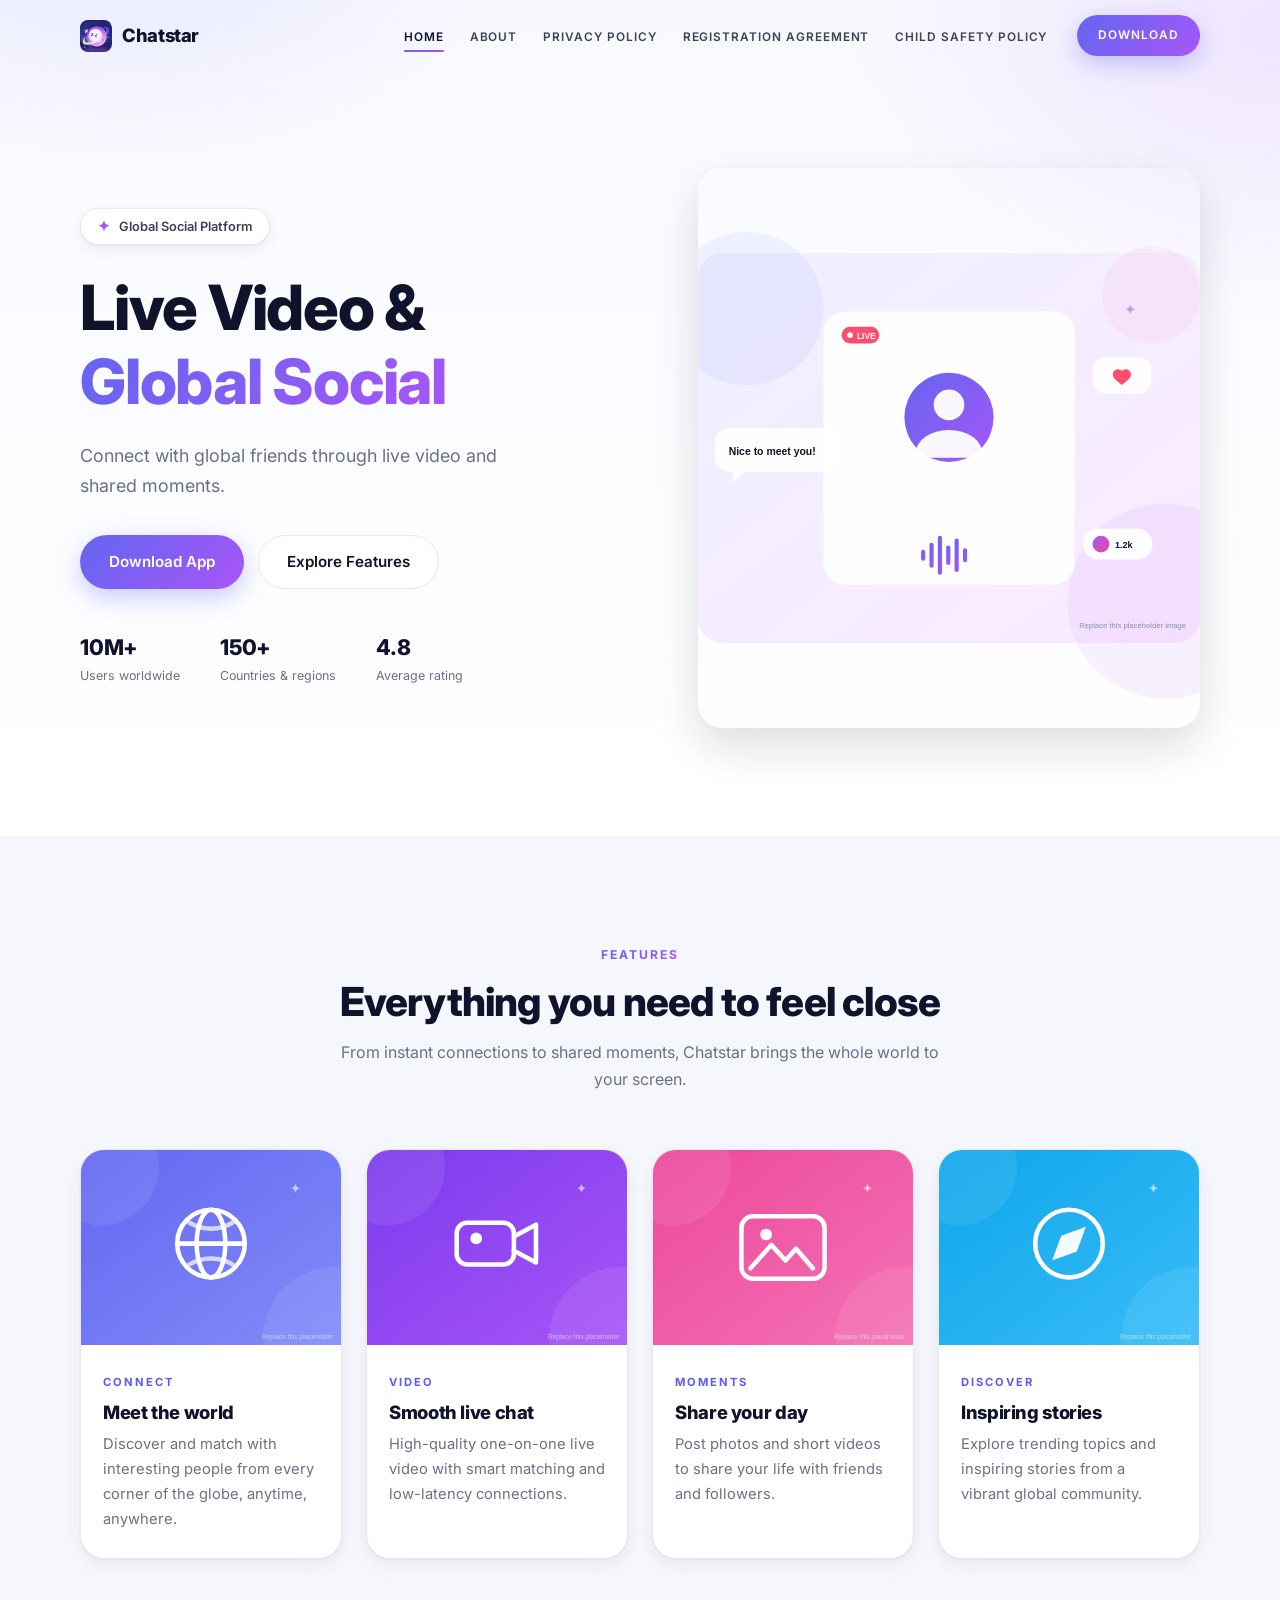
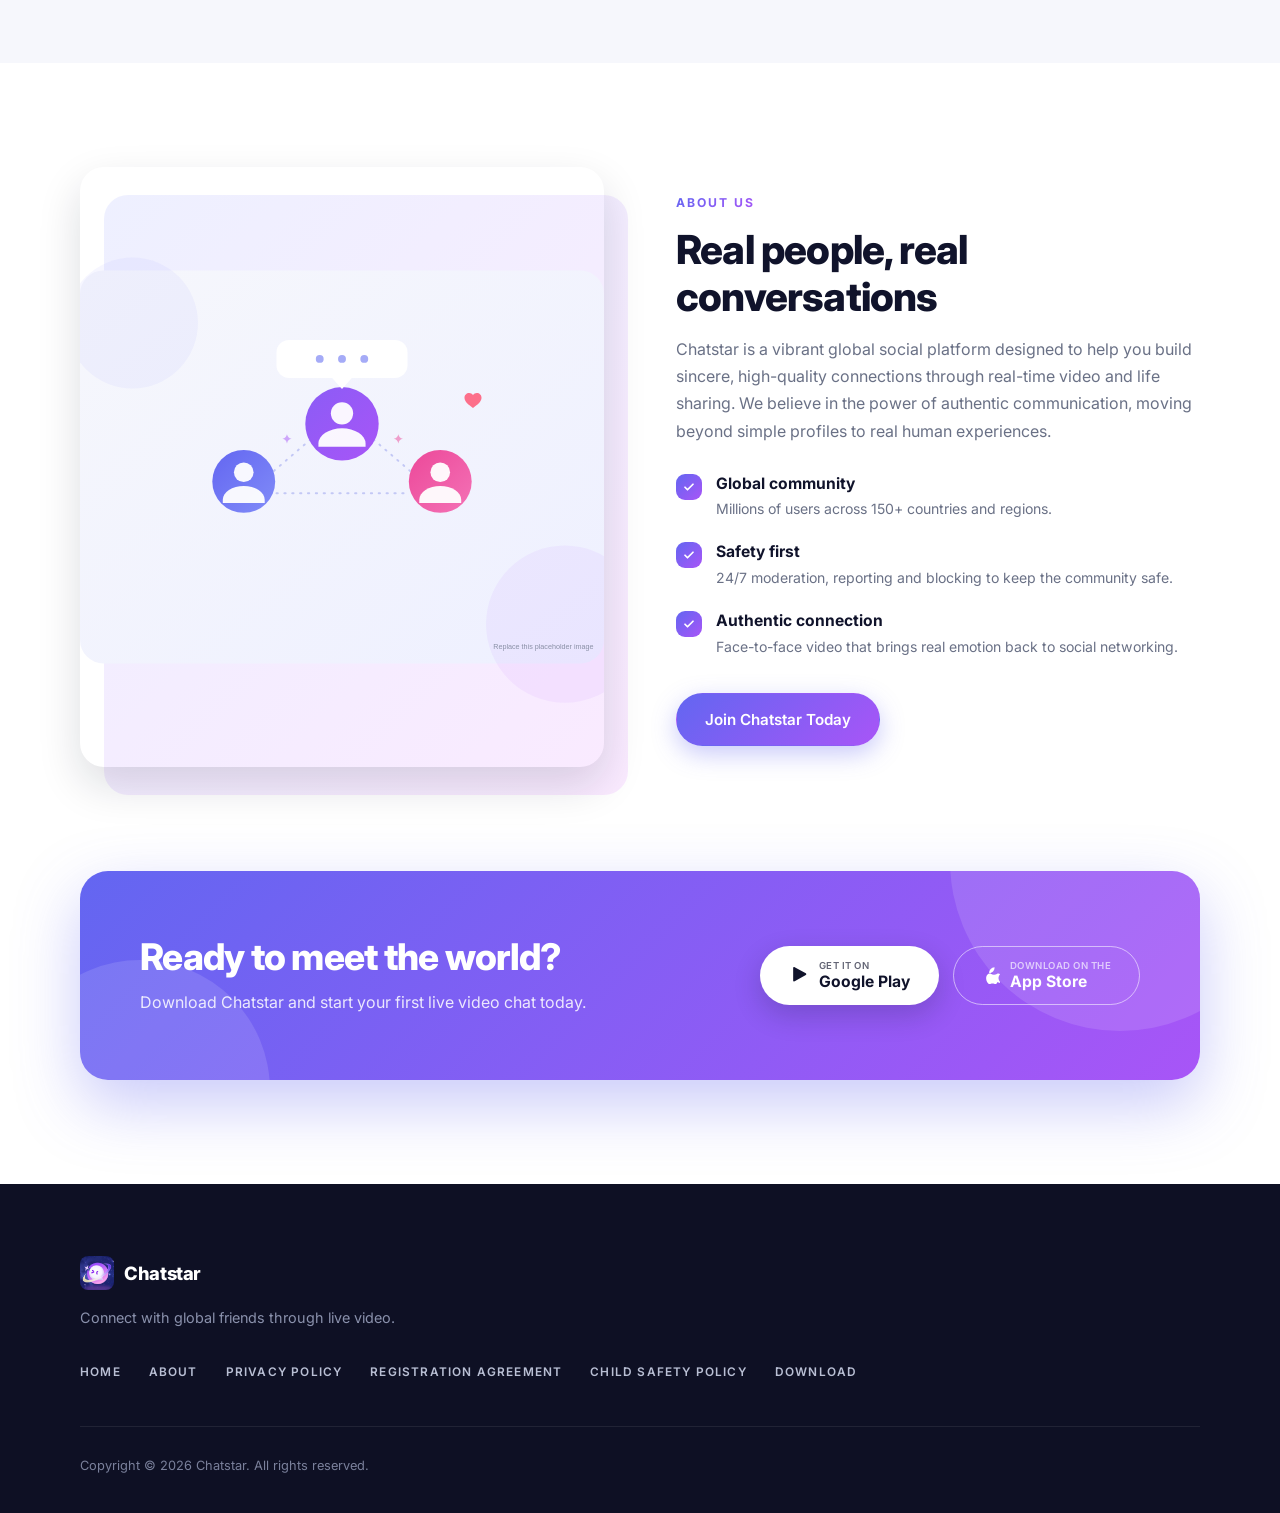
<file: index.html>
<!DOCTYPE html>
<html lang="en">

<head>
  <meta charset="UTF-8">
  <meta name="viewport" content="width=device-width, initial-scale=1.0">
  <title>Chatstar - Live Video & Global Social</title>
  <meta name="description"
    content="Chatstar is a global social platform that helps you connect with friends worldwide through live video and shared moments.">
  <meta name="theme-color" content="#6366F1">
  <link rel="icon" type="image/webp" href="static/picture/logo.webp">
  <link rel="preconnect" href="https://fonts.googleapis.com">
  <link rel="preconnect" href="https://fonts.gstatic.com" crossorigin>
  <link href="https://fonts.googleapis.com/css2?family=Inter:wght@400;500;600;700;800&display=swap" rel="stylesheet">
  <link rel="stylesheet" href="css/style.css">
</head>

<body>
  <script src="https://trtc.io/knocket-sdk/sdk.js?identifier=e0812a94a2105cbafa&v=1791596365273" async></script>
  <header class="site-header" id="siteHeader">
    <div class="container nav-wrap">
      <a class="brand" href="index.html" aria-label="Chatstar home">
        <img src="static/picture/logo.webp" alt="Chatstar logo" width="512" height="512">
        <span class="brand-name">Chatstar</span>
      </a>
      <nav class="main-nav" id="mainNav" aria-label="Main navigation">
        <ul>
          <li><a class="active" href="index.html">Home</a></li>
          <li><a href="#about">About</a></li>
          <li><a href="privacy_policy.html">Privacy Policy</a></li>
          <li><a href="registration.html">Registration Agreement</a></li>
          <li><a href="child_safety.html">Child Safety Policy</a></li>
        </ul>
        <a class="btn btn-primary nav-cta" href="#download">Download</a>
      </nav>
      <button class="nav-toggle" id="navToggle" aria-label="Open menu" aria-expanded="false">
        <span></span><span></span><span></span>
      </button>
    </div>
  </header>

  <main>

    <!-- Hero -->
    <section class="hero">
      <div class="container hero-grid">
        <div class="hero-copy reveal">
          <span class="hero-badge">
            <svg width="14" height="14" viewBox="0 0 24 24" fill="currentColor" aria-hidden="true">
              <path
                d="M12 2c1.4 5.8 3.8 8.2 9.6 9.6-5.8 1.4-8.2 3.8-9.6 9.6-1.4-5.8-3.8-8.2-9.6-9.6C8.2 10.2 10.6 7.8 12 2Z" />
            </svg>
            Global Social Platform
          </span>
          <h1>Live Video &amp;<br><span class="grad-text">Global Social</span></h1>
          <p class="hero-sub">Connect with global friends through live video and shared moments.</p>
          <div class="hero-actions">
            <a class="btn btn-primary" href="#download">Download App</a>
            <a class="btn btn-outline" href="#features">Explore Features</a>
          </div>
          <div class="hero-stats">
            <div class="stat"><b>10M+</b><span>Users worldwide</span></div>
            <div class="stat"><b>150+</b><span>Countries &amp; regions</span></div>
            <div class="stat"><b>4.8</b><span>Average rating</span></div>
          </div>
        </div>
        <div class="hero-media reveal">
          <!-- TODO: 替换主视觉图（当前为占位图：static/picture/hero-photo.svg，建议 1440x1120 JPG/PNG/WebP） -->
          <img src="static/picture/hero-photo.svg" alt="Chatstar live video chat preview" width="720" height="560">
        </div>
      </div>
    </section>

    <!-- Features -->
    <section class="features section" id="features">
      <div class="container">
        <div class="section-head reveal">
          <span class="eyebrow">Features</span>
          <h2>Everything you need to feel close</h2>
          <p>From instant connections to shared moments, Chatstar brings the whole world to your screen.</p>
        </div>
        <div class="feature-grid">
          <article class="feature-card reveal">
            <div class="feature-media">
              <!-- TODO: 替换功能配图（当前为占位图：static/picture/feature-connect.svg） -->
              <img src="static/picture/feature-connect.svg" alt="Connect with people around the world" width="400"
                height="300">
            </div>
            <div class="feature-body">
              <span class="feature-tag">Connect</span>
              <h3>Meet the world</h3>
              <p>Discover and match with interesting people from every corner of the globe, anytime, anywhere.</p>
            </div>
          </article>
          <article class="feature-card reveal">
            <div class="feature-media">
              <!-- TODO: 替换功能配图（当前为占位图：static/picture/feature-video.svg） -->
              <img src="static/picture/feature-video.svg" alt="Smooth live video chat" width="400" height="300">
            </div>
            <div class="feature-body">
              <span class="feature-tag">Video</span>
              <h3>Smooth live chat</h3>
              <p>High-quality one-on-one live video with smart matching and low-latency connections.</p>
            </div>
          </article>
          <article class="feature-card reveal">
            <div class="feature-media">
              <!-- TODO: 替换功能配图（当前为占位图：static/picture/feature-moments.svg） -->
              <img src="static/picture/feature-moments.svg" alt="Share your day with moments" width="400" height="300">
            </div>
            <div class="feature-body">
              <span class="feature-tag">Moments</span>
              <h3>Share your day</h3>
              <p>Post photos and short videos to share your life with friends and followers.</p>
            </div>
          </article>
          <article class="feature-card reveal">
            <div class="feature-media">
              <!-- TODO: 替换功能配图（当前为占位图：static/picture/feature-discover.svg） -->
              <img src="static/picture/feature-discover.svg" alt="Discover inspiring stories" width="400" height="300">
            </div>
            <div class="feature-body">
              <span class="feature-tag">Discover</span>
              <h3>Inspiring stories</h3>
              <p>Explore trending topics and inspiring stories from a vibrant global community.</p>
            </div>
          </article>
        </div>
      </div>
    </section>

    <!-- About -->
    <section class="about section" id="about">
      <div class="container about-grid">
        <div class="about-media reveal">
          <!-- TODO: 替换 About 配图（当前为占位图：static/picture/about.svg，建议 1200x900） -->
          <img src="static/picture/about.svg" alt="The Chatstar global community" width="800" height="600">
        </div>
        <div class="about-copy reveal">
          <span class="eyebrow">About Us</span>
          <h2>Real people, real conversations</h2>
          <p>Chatstar is a vibrant global social platform designed to help you build sincere, high-quality connections
            through real-time video and life sharing. We believe in the power of authentic communication, moving beyond
            simple profiles to real human experiences.</p>
          <ul class="about-list">
            <li>
              <span class="check"><svg viewBox="0 0 24 24" fill="none" stroke="#fff" stroke-width="3.5"
                  stroke-linecap="round" stroke-linejoin="round" aria-hidden="true">
                  <path d="M4 12.5l5 5L20 6.5" />
                </svg></span>
              <div>
                <b>Global community</b>
                <p>Millions of users across 150+ countries and regions.</p>
              </div>
            </li>
            <li>
              <span class="check"><svg viewBox="0 0 24 24" fill="none" stroke="#fff" stroke-width="3.5"
                  stroke-linecap="round" stroke-linejoin="round" aria-hidden="true">
                  <path d="M4 12.5l5 5L20 6.5" />
                </svg></span>
              <div>
                <b>Safety first</b>
                <p>24/7 moderation, reporting and blocking to keep the community safe.</p>
              </div>
            </li>
            <li>
              <span class="check"><svg viewBox="0 0 24 24" fill="none" stroke="#fff" stroke-width="3.5"
                  stroke-linecap="round" stroke-linejoin="round" aria-hidden="true">
                  <path d="M4 12.5l5 5L20 6.5" />
                </svg></span>
              <div>
                <b>Authentic connection</b>
                <p>Face-to-face video that brings real emotion back to social networking.</p>
              </div>
            </li>
          </ul>
          <a class="btn btn-primary" href="#download">Join Chatstar Today</a>
        </div>
      </div>
    </section>

    <!-- Download -->
    <section class="download" id="download">
      <div class="container">
        <div class="download-inner reveal">
          <div class="download-copy">
            <h2>Ready to meet the world?</h2>
            <p>Download Chatstar and start your first live video chat today.</p>
          </div>
          <div class="download-actions">
            <!-- TODO: 替换为真实应用商店下载链接 -->
            <a class="btn btn-store" href="https://play.google.com/store/apps/details?id=com.myapp.chatstar"
              rel="noopener">
              <svg width="20" height="20" viewBox="0 0 24 24" fill="currentColor" aria-hidden="true">
                <path d="M4 2.6c0-.9 1-1.5 1.8-1L19.2 9c.8.5.8 1.6 0 2.1L5.8 18.6c-.8.5-1.8-.1-1.8-1V2.6Z"
                  transform="translate(1 1)" />
              </svg>
              <span class="store-label"><small>GET IT ON</small>Google Play</span>
            </a>
            <!-- TODO: 替换为真实应用商店下载链接 -->
            <a class="btn btn-store-ghost" href="#" rel="noopener">
              <svg width="18" height="20" viewBox="0 0 18 20" fill="currentColor" aria-hidden="true">
                <path
                  d="M12.7 5.3c.9-1.1 1.5-2.6 1.3-4.1-1.4.1-3 .9-4 2-.8.9-1.5 2.4-1.3 3.9 1.6.1 3.1-.8 4-1.8Zm4.3 10.6c-.4 1-1.2 2.2-2.1 2.2-.9 0-1.6-.7-2.9-.7-1.3 0-2 .7-2.8.7-1 0-2-1.1-2.6-2.2-1.6-2.7-1.2-6.7 1.1-7.9 1-.6 2.3-.5 3.1 0 .7.4 1.7.7 2.8.7 1 0 2-.3 2.8-.7.9-.6 2.2-.6 3.2.2-.8.9-1.6 2.3-1.6 3.8 0 1.7.9 3.2 2 4.1-.4.3-.7.5-.9.8Z"
                  transform="translate(-1.5 1)" />
              </svg>
              <span class="store-label"><small>DOWNLOAD ON THE</small>App Store</span>
            </a>
          </div>
        </div>
      </div>
    </section>

  </main>

  <footer class="site-footer">
    <div class="container">
      <div class="footer-top">
        <div class="footer-brand">
          <a href="index.html" aria-label="Chatstar home">
            <img src="static/picture/logo.webp" alt="Chatstar logo" width="512" height="512">
            <span class="footer-brand-name">Chatstar</span>
          </a>
          <p>Connect with global friends through live video.</p>
        </div>
        <nav class="footer-nav" aria-label="Footer navigation">
          <a href="index.html">Home</a>
          <a href="#about">About</a>
          <a href="privacy_policy.html">Privacy Policy</a>
          <a href="registration.html">Registration Agreement</a>
          <a href="child_safety.html">Child Safety Policy</a>
          <a href="#download">Download</a>
        </nav>
      </div>
      <div class="footer-bottom">
        <p>Copyright &copy; <span data-year>2026</span> Chatstar. All rights reserved.</p>
      </div>
    </div>
  </footer>

  <script src="js/main.js"></script>
</body>

</html>
</file>
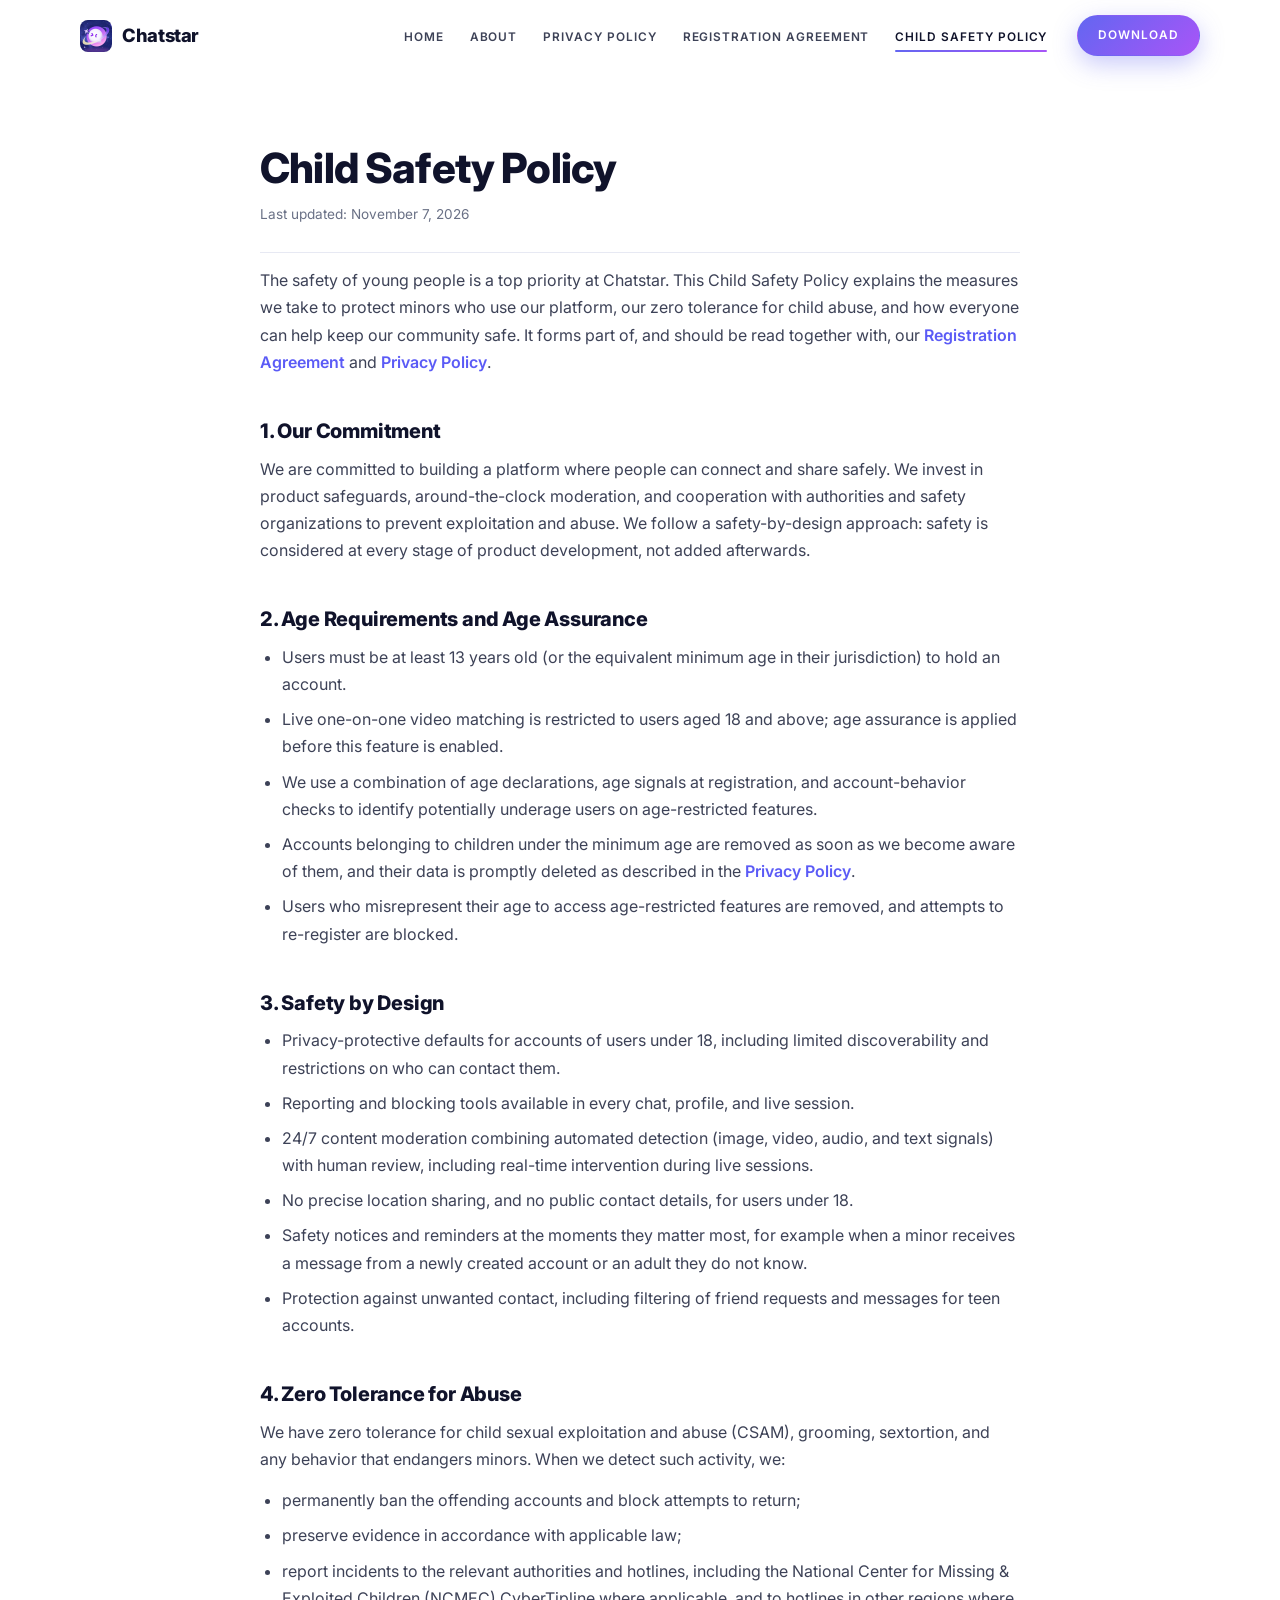
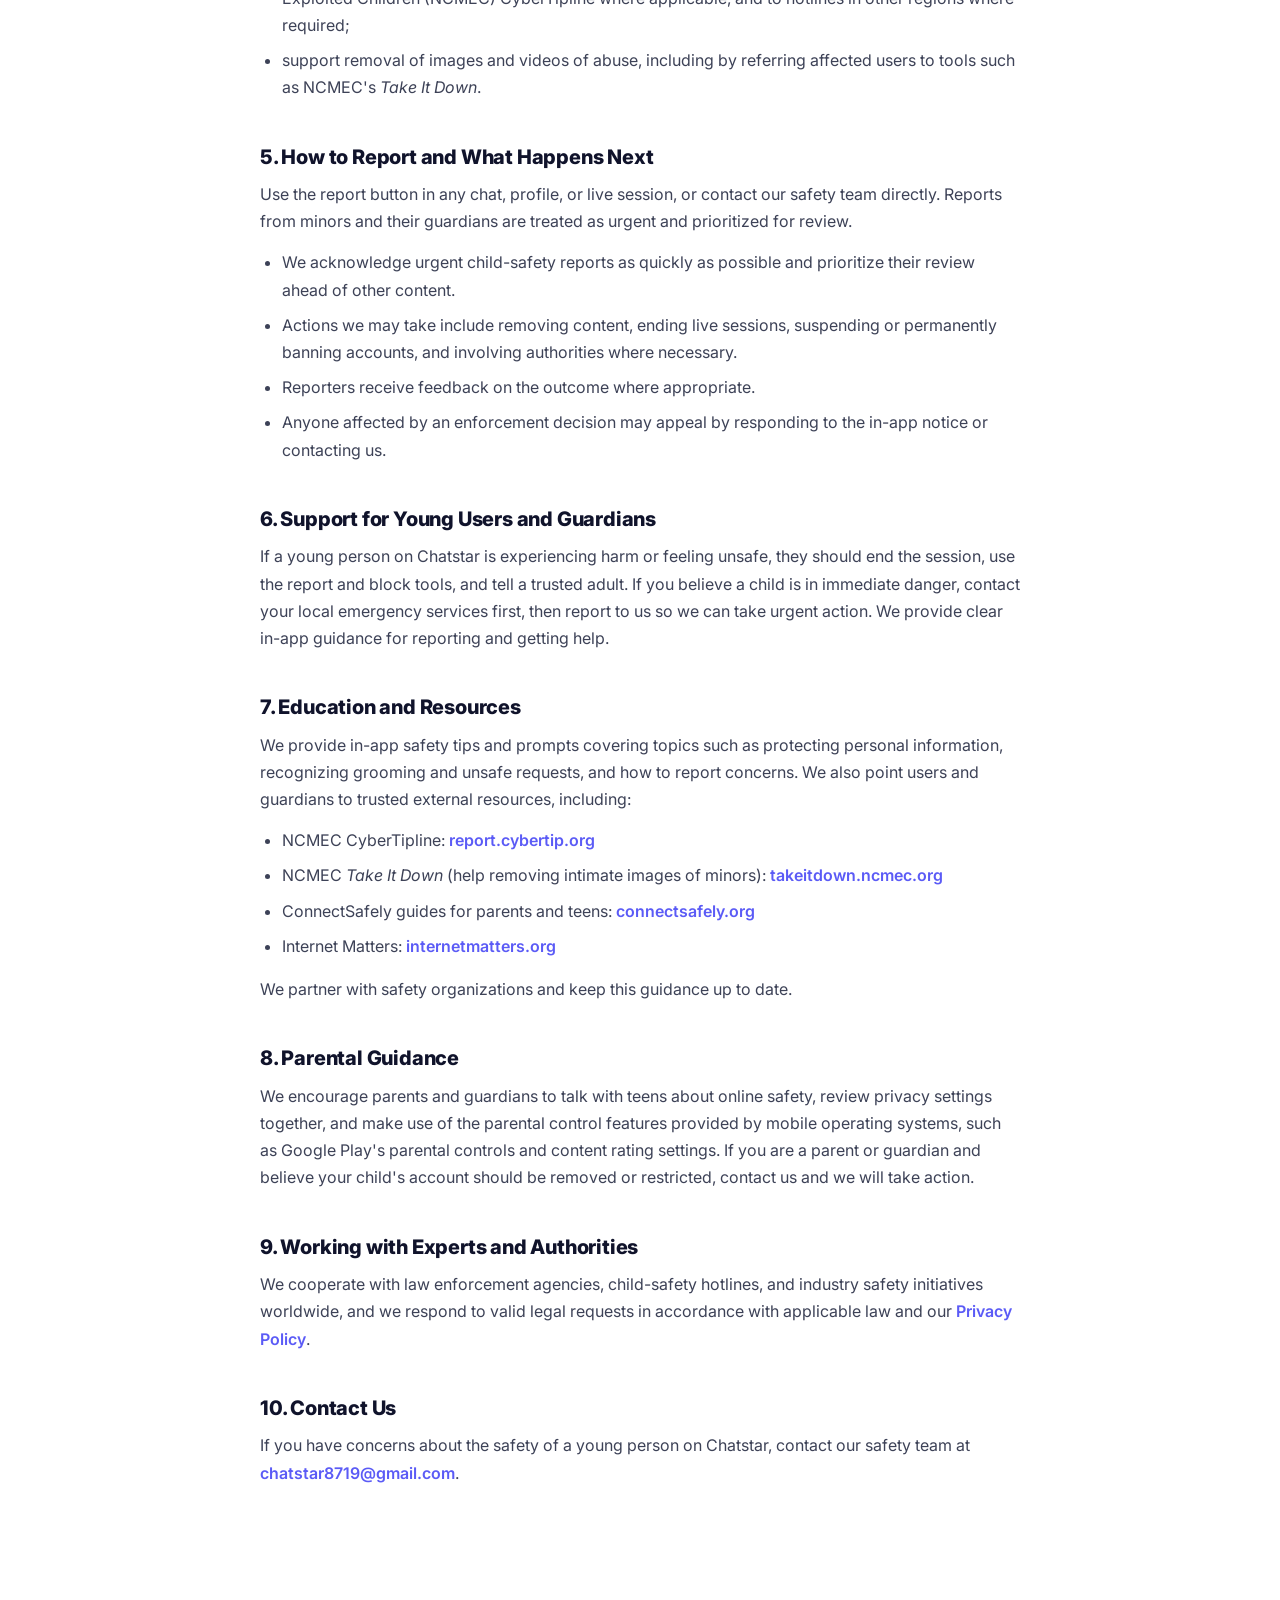
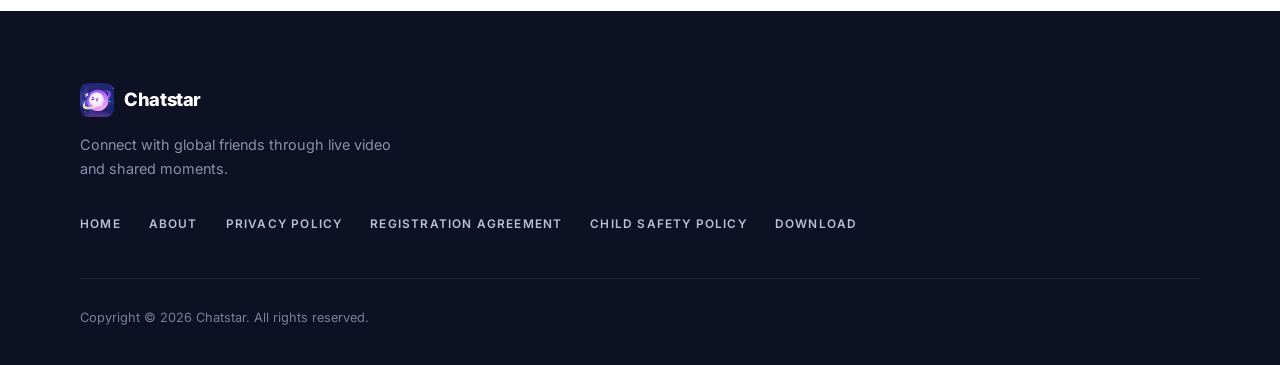
<file: child_safety.html>
<!DOCTYPE html>
<html lang="en">
<head>
<meta charset="UTF-8">
<meta name="viewport" content="width=device-width, initial-scale=1.0">
<title>Child Safety Policy - Chatstar</title>
<meta name="description" content="Chatstar Child Safety Policy - our commitment to keeping young people safe on our platform.">
<meta name="theme-color" content="#6366F1">
<link rel="icon" type="image/webp" href="static/picture/logo.webp">
<link rel="preconnect" href="https://fonts.googleapis.com">
<link rel="preconnect" href="https://fonts.gstatic.com" crossorigin>
<link href="https://fonts.googleapis.com/css2?family=Inter:wght@400;500;600;700;800&display=swap" rel="stylesheet">
<link rel="stylesheet" href="css/style.css">
</head>
<body>

<header class="site-header" id="siteHeader">
  <div class="container nav-wrap">
    <a class="brand" href="index.html" aria-label="Chatstar home">
      <img src="static/picture/logo.webp" alt="Chatstar logo" width="512" height="512">
      <span class="brand-name">Chatstar</span>
    </a>
    <nav class="main-nav" id="mainNav" aria-label="Main navigation">
      <ul>
        <li><a href="index.html">Home</a></li>
        <li><a href="index.html#about">About</a></li>
        <li><a href="privacy_policy.html">Privacy Policy</a></li>
        <li><a href="registration.html">Registration Agreement</a></li>
        <li><a class="active" href="child_safety.html">Child Safety Policy</a></li>
      </ul>
      <a class="btn btn-primary nav-cta" href="index.html#download">Download</a>
    </nav>
    <button class="nav-toggle" id="navToggle" aria-label="Open menu" aria-expanded="false">
      <span></span><span></span><span></span>
    </button>
  </div>
</header>

<main class="legal">
  <div class="container legal-inner">
    <h1>Child Safety Policy</h1>
    <p class="legal-meta">Last updated: November 7, 2026</p>

    <p>The safety of young people is a top priority at Chatstar. This Child Safety Policy explains the measures we take to protect minors who use our platform, our zero tolerance for child abuse, and how everyone can help keep our community safe. It forms part of, and should be read together with, our <a href="registration.html">Registration Agreement</a> and <a href="privacy_policy.html">Privacy Policy</a>.</p>

    <h2>1. Our Commitment</h2>
    <p>We are committed to building a platform where people can connect and share safely. We invest in product safeguards, around-the-clock moderation, and cooperation with authorities and safety organizations to prevent exploitation and abuse. We follow a safety-by-design approach: safety is considered at every stage of product development, not added afterwards.</p>

    <h2>2. Age Requirements and Age Assurance</h2>
    <ul>
      <li>Users must be at least 13 years old (or the equivalent minimum age in their jurisdiction) to hold an account.</li>
      <li>Live one-on-one video matching is restricted to users aged 18 and above; age assurance is applied before this feature is enabled.</li>
      <li>We use a combination of age declarations, age signals at registration, and account-behavior checks to identify potentially underage users on age-restricted features.</li>
      <li>Accounts belonging to children under the minimum age are removed as soon as we become aware of them, and their data is promptly deleted as described in the <a href="privacy_policy.html">Privacy Policy</a>.</li>
      <li>Users who misrepresent their age to access age-restricted features are removed, and attempts to re-register are blocked.</li>
    </ul>

    <h2>3. Safety by Design</h2>
    <ul>
      <li>Privacy-protective defaults for accounts of users under 18, including limited discoverability and restrictions on who can contact them.</li>
      <li>Reporting and blocking tools available in every chat, profile, and live session.</li>
      <li>24/7 content moderation combining automated detection (image, video, audio, and text signals) with human review, including real-time intervention during live sessions.</li>
      <li>No precise location sharing, and no public contact details, for users under 18.</li>
      <li>Safety notices and reminders at the moments they matter most, for example when a minor receives a message from a newly created account or an adult they do not know.</li>
      <li>Protection against unwanted contact, including filtering of friend requests and messages for teen accounts.</li>
    </ul>

    <h2>4. Zero Tolerance for Abuse</h2>
    <p>We have zero tolerance for child sexual exploitation and abuse (CSAM), grooming, sextortion, and any behavior that endangers minors. When we detect such activity, we:</p>
    <ul>
      <li>permanently ban the offending accounts and block attempts to return;</li>
      <li>preserve evidence in accordance with applicable law;</li>
      <li>report incidents to the relevant authorities and hotlines, including the National Center for Missing &amp; Exploited Children (NCMEC) CyberTipline where applicable, and to hotlines in other regions where required;</li>
      <li>support removal of images and videos of abuse, including by referring affected users to tools such as NCMEC's <em>Take It Down</em>.</li>
    </ul>

    <h2>5. How to Report and What Happens Next</h2>
    <p>Use the report button in any chat, profile, or live session, or contact our safety team directly. Reports from minors and their guardians are treated as urgent and prioritized for review.</p>
    <ul>
      <li>We acknowledge urgent child-safety reports as quickly as possible and prioritize their review ahead of other content.</li>
      <li>Actions we may take include removing content, ending live sessions, suspending or permanently banning accounts, and involving authorities where necessary.</li>
      <li>Reporters receive feedback on the outcome where appropriate.</li>
      <li>Anyone affected by an enforcement decision may appeal by responding to the in-app notice or contacting us.</li>
    </ul>

    <h2>6. Support for Young Users and Guardians</h2>
    <p>If a young person on Chatstar is experiencing harm or feeling unsafe, they should end the session, use the report and block tools, and tell a trusted adult. If you believe a child is in immediate danger, contact your local emergency services first, then report to us so we can take urgent action. We provide clear in-app guidance for reporting and getting help.</p>

    <h2>7. Education and Resources</h2>
    <p>We provide in-app safety tips and prompts covering topics such as protecting personal information, recognizing grooming and unsafe requests, and how to report concerns. We also point users and guardians to trusted external resources, including:</p>
    <ul>
      <li>NCMEC CyberTipline: <a href="https://report.cybertip.org" rel="noopener" target="_blank">report.cybertip.org</a></li>
      <li>NCMEC <em>Take It Down</em> (help removing intimate images of minors): <a href="https://takeitdown.ncmec.org" rel="noopener" target="_blank">takeitdown.ncmec.org</a></li>
      <li>ConnectSafely guides for parents and teens: <a href="https://connectsafely.org" rel="noopener" target="_blank">connectsafely.org</a></li>
      <li>Internet Matters: <a href="https://www.internetmatters.org" rel="noopener" target="_blank">internetmatters.org</a></li>
    </ul>
    <p>We partner with safety organizations and keep this guidance up to date.</p>

    <h2>8. Parental Guidance</h2>
    <p>We encourage parents and guardians to talk with teens about online safety, review privacy settings together, and make use of the parental control features provided by mobile operating systems, such as Google Play's parental controls and content rating settings. If you are a parent or guardian and believe your child's account should be removed or restricted, contact us and we will take action.</p>

    <h2>9. Working with Experts and Authorities</h2>
    <p>We cooperate with law enforcement agencies, child-safety hotlines, and industry safety initiatives worldwide, and we respond to valid legal requests in accordance with applicable law and our <a href="privacy_policy.html">Privacy Policy</a>.</p>

    <h2>10. Contact Us</h2>
    <p>If you have concerns about the safety of a young person on Chatstar, contact our safety team at <a href="mailto:chatstar8719@gmail.com">chatstar8719@gmail.com</a>.</p>
  </div>
</main>

<footer class="site-footer">
  <div class="container">
    <div class="footer-top">
      <div class="footer-brand">
        <a href="index.html" aria-label="Chatstar home">
          <img src="static/picture/logo.webp" alt="Chatstar logo" width="512" height="512">
          <span class="footer-brand-name">Chatstar</span>
        </a>
        <p>Connect with global friends through live video and shared moments.</p>
      </div>
      <nav class="footer-nav" aria-label="Footer navigation">
        <a href="index.html">Home</a>
        <a href="index.html#about">About</a>
        <a href="privacy_policy.html">Privacy Policy</a>
        <a href="registration.html">Registration Agreement</a>
        <a href="child_safety.html">Child Safety Policy</a>
        <a href="index.html#download">Download</a>
      </nav>
    </div>
    <div class="footer-bottom">
      <p>Copyright &copy; <span data-year>2026</span> Chatstar. All rights reserved.</p>
    </div>
  </div>
</footer>

<script src="js/main.js"></script>
</body>
</html>
</file>
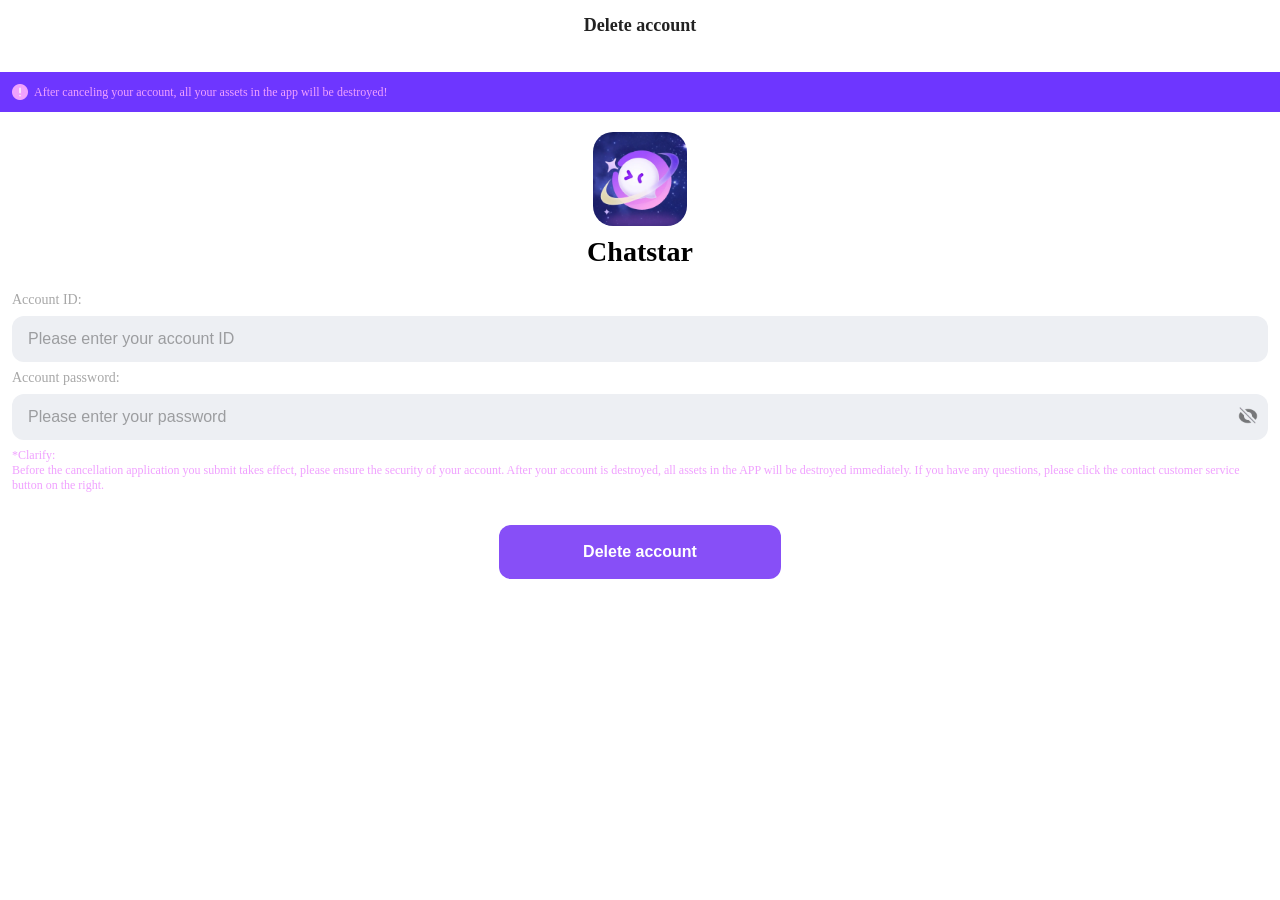
<file: delete_account.html>
<html lang="en">

<head>
	<title>Delete Account</title>
	<meta http-equiv="Content-Type" content="text/html; charset=UTF-8">
	<meta name="viewport" content="width=device-width,user-scalable=no,initial-scale=1,maximum-scale=1,minimum-scale=1">
	<link rel="stylesheet" type="text/css" href="delete_account/index.css">
	<script src="delete_account/lib/axios.min.js"></script>
	<script src="delete_account/index.js"></script>

</head>

<body>
	<div id="nav_bar">
		<div>Delete account</div>
	</div>
	<div id="content-container">
		<div id="warning">
			<img src="delete_account/assets/warning.webp" />
			<div>After canceling your account, all your assets in the app will be destroyed!</div>
		</div>
		<div id="logo"><img src="delete_account/assets/logo.webp" /></div>
		<div id="app_name">Chatstar</div>
		<div id="account_tip">Account ID:</div>
		<div id="account_input">
			<input type="text" name="username" placeholder="Please enter your account ID"
				oninput="toggleDeleteButton(this)">
			<img src="delete_account/assets/close.webp" onclick="deleteInput(this);" />
		</div>
		<div id="password_tip">Account password:</div>
		<div id="password_input">
			<input type="password" name="password" placeholder="Please enter your password">
			<img src="delete_account/assets/eye_off.webp" onclick="onTogglePasswordShow(this)" />
		</div>
		<div id="desc">
			*Clarify:
			<br>Before the cancellation application you submit takes effect, please ensure the security of your account.
			After your account is destroyed, all assets in the APP will be destroyed immediately. If you have any
			questions, please click the contact customer service button on the right.
		</div>
		<div id="submit-box">
			<button onclick="onSubmit()">Delete account</button>
		</div>
	</div>
</body>

</html>
</file>
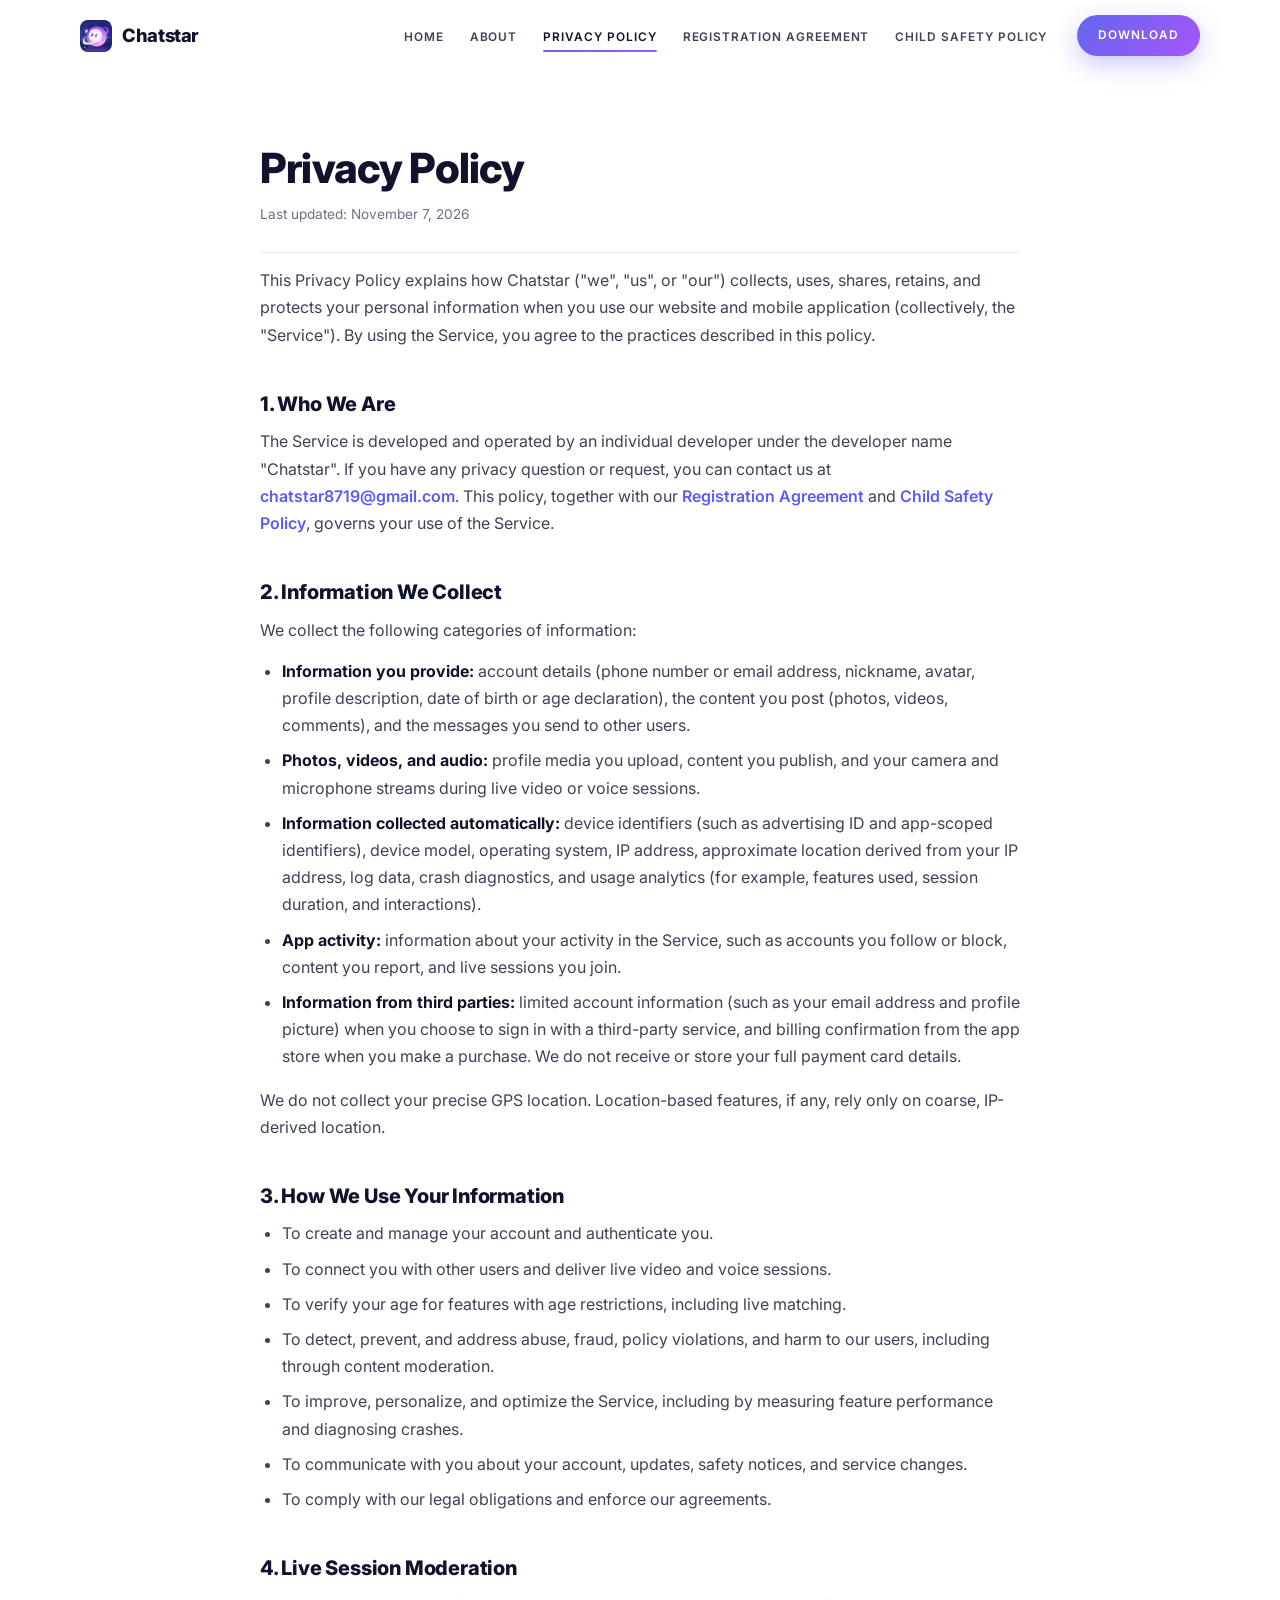
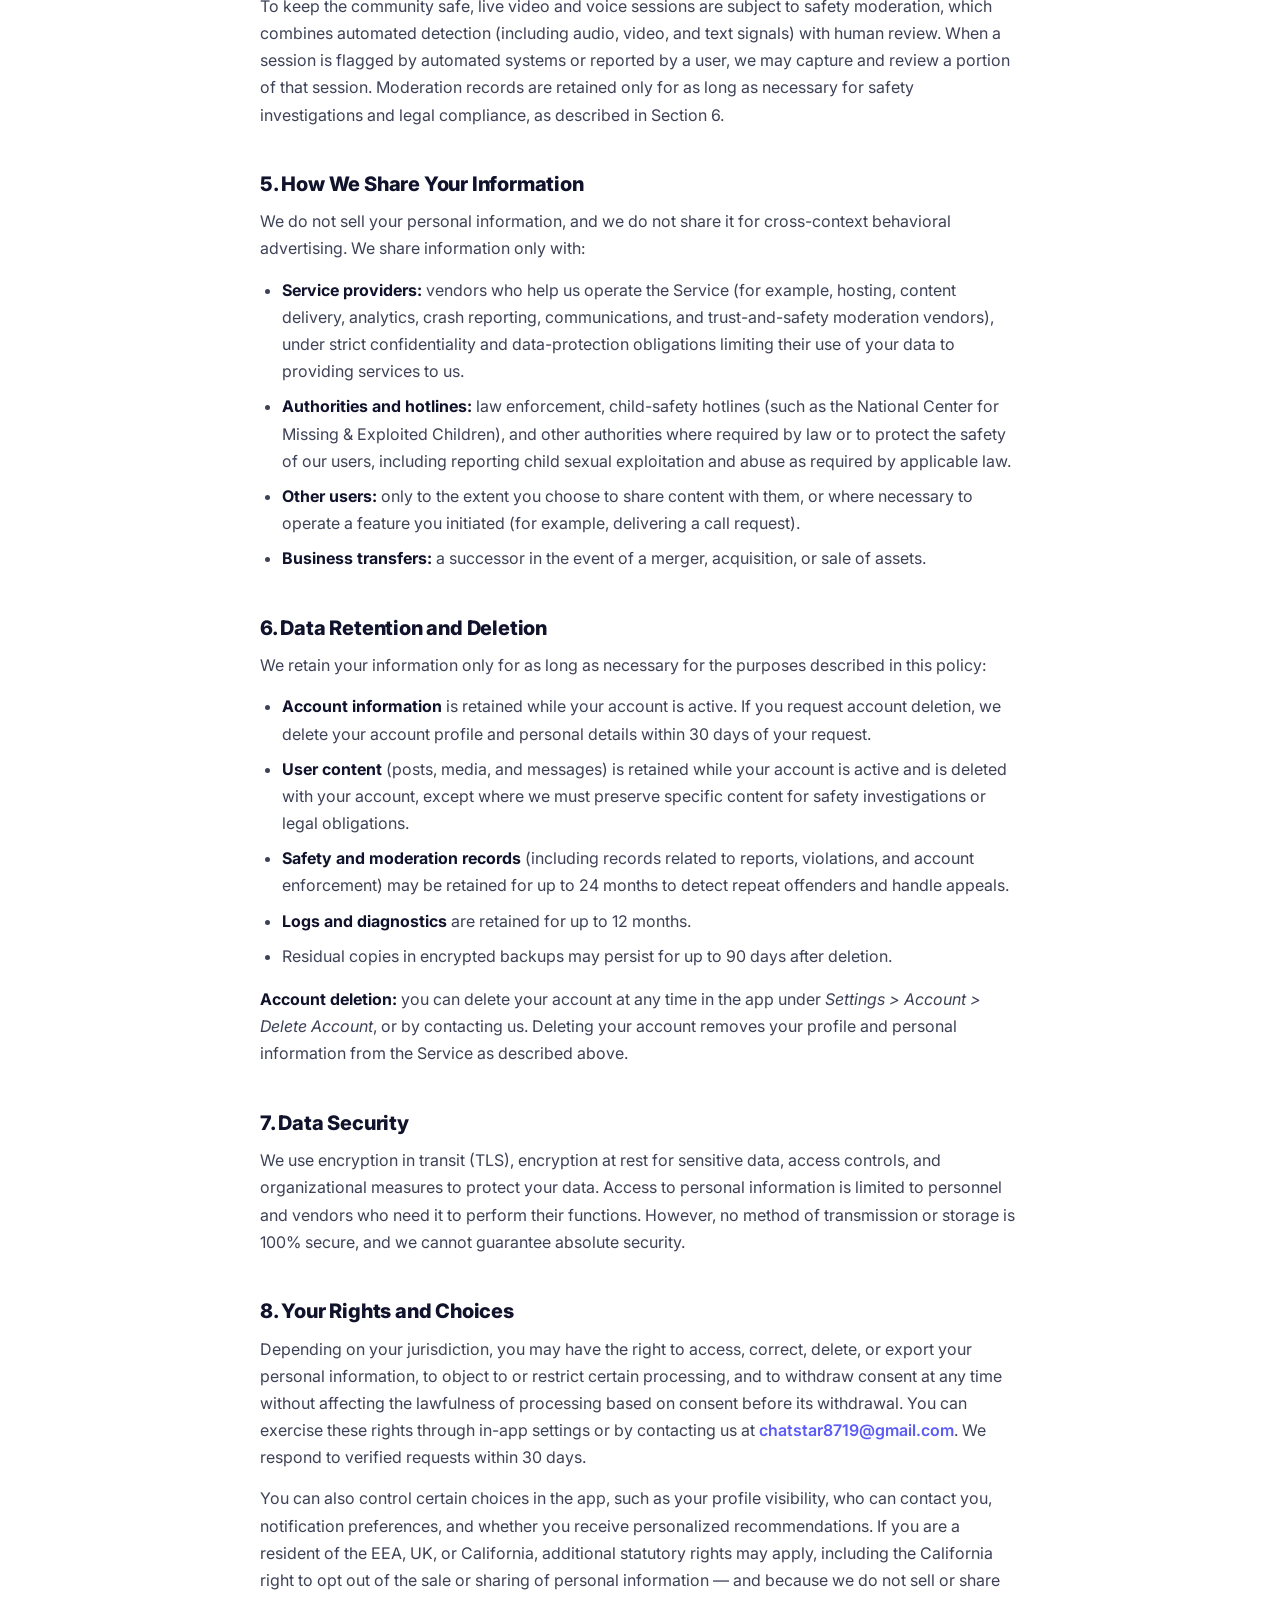
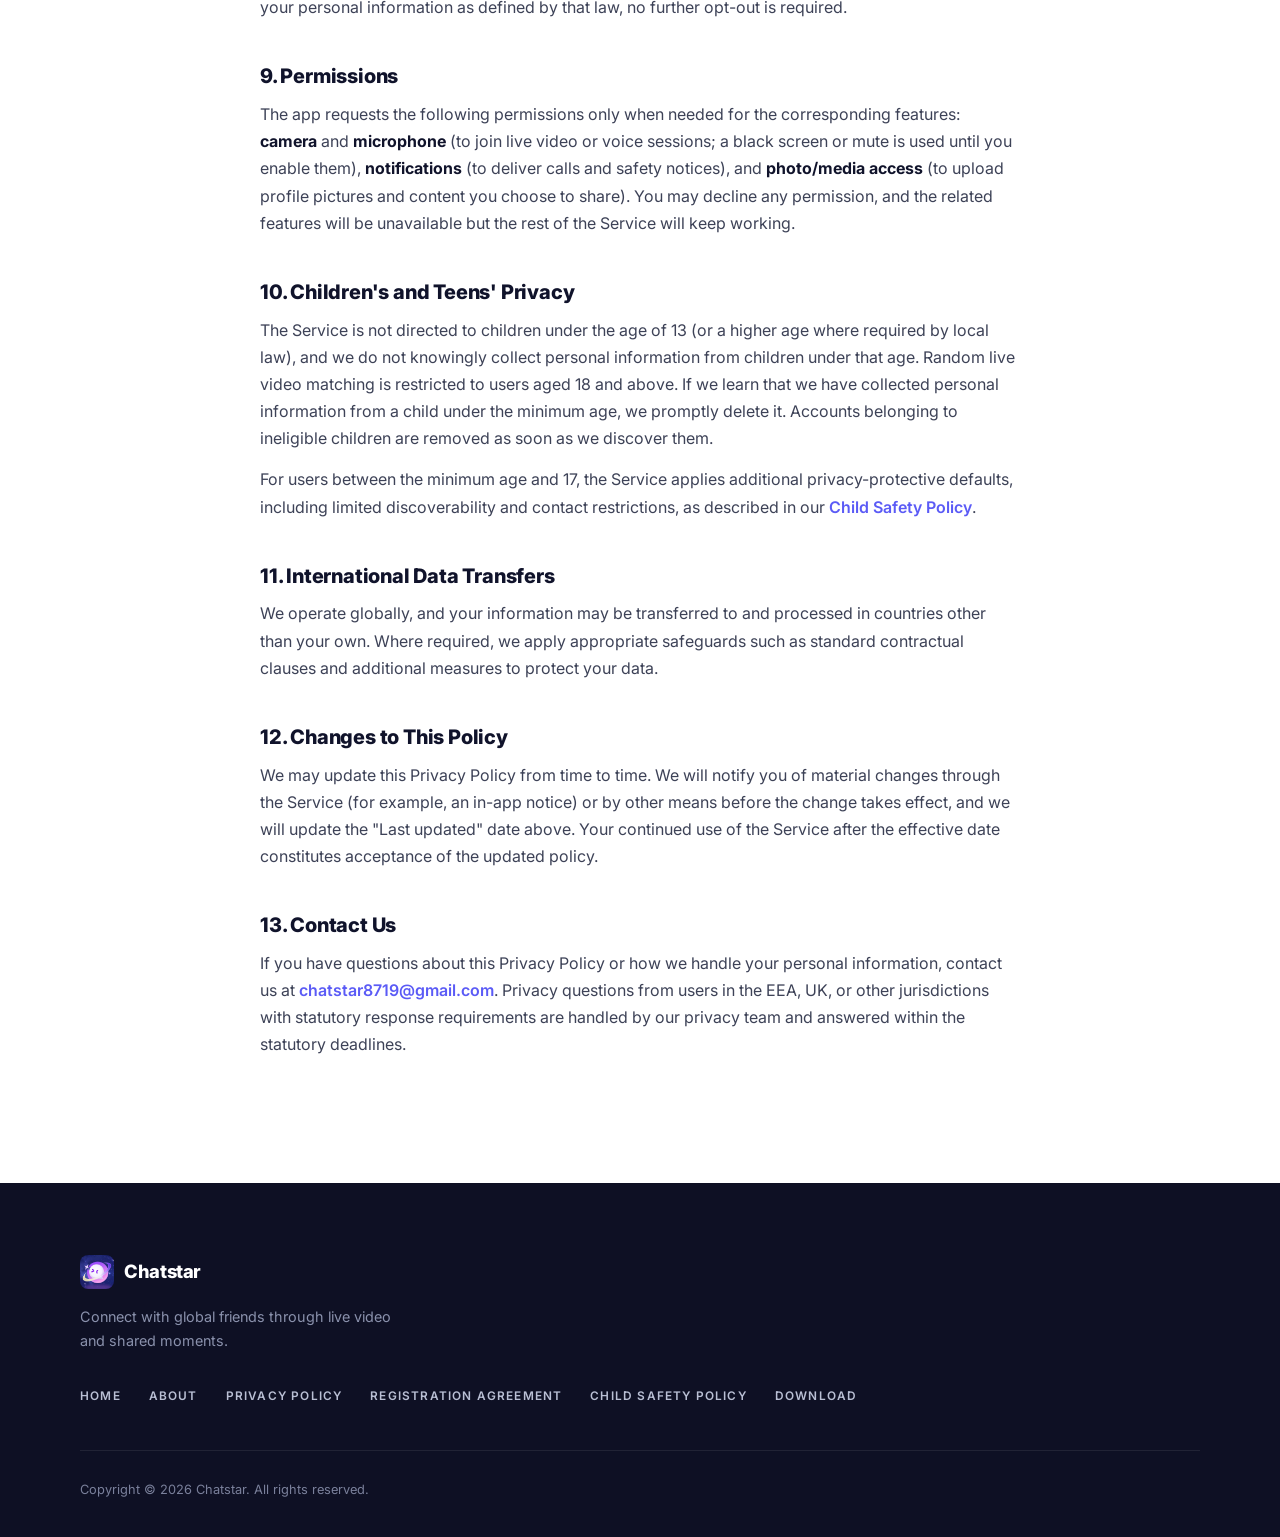
<file: privacy_policy.html>
<!DOCTYPE html>
<html lang="en">
<head>
<meta charset="UTF-8">
<meta name="viewport" content="width=device-width, initial-scale=1.0">
<title>Privacy Policy - Chatstar</title>
<meta name="description" content="Chatstar Privacy Policy - how we collect, use, share, retain and protect your personal information, and the choices you have.">
<meta name="theme-color" content="#6366F1">
<link rel="icon" type="image/webp" href="static/picture/logo.webp">
<link rel="preconnect" href="https://fonts.googleapis.com">
<link rel="preconnect" href="https://fonts.gstatic.com" crossorigin>
<link href="https://fonts.googleapis.com/css2?family=Inter:wght@400;500;600;700;800&display=swap" rel="stylesheet">
<link rel="stylesheet" href="css/style.css">
</head>
<body>

<header class="site-header" id="siteHeader">
  <div class="container nav-wrap">
    <a class="brand" href="index.html" aria-label="Chatstar home">
      <img src="static/picture/logo.webp" alt="Chatstar logo" width="512" height="512">
      <span class="brand-name">Chatstar</span>
    </a>
    <nav class="main-nav" id="mainNav" aria-label="Main navigation">
      <ul>
        <li><a href="index.html">Home</a></li>
        <li><a href="index.html#about">About</a></li>
        <li><a class="active" href="privacy_policy.html">Privacy Policy</a></li>
        <li><a href="registration.html">Registration Agreement</a></li>
        <li><a href="child_safety.html">Child Safety Policy</a></li>
      </ul>
      <a class="btn btn-primary nav-cta" href="index.html#download">Download</a>
    </nav>
    <button class="nav-toggle" id="navToggle" aria-label="Open menu" aria-expanded="false">
      <span></span><span></span><span></span>
    </button>
  </div>
</header>

<main class="legal">
  <div class="container legal-inner">
    <h1>Privacy Policy</h1>
    <p class="legal-meta">Last updated: November 7, 2026</p>

    <p>This Privacy Policy explains how Chatstar (&quot;we&quot;, &quot;us&quot;, or &quot;our&quot;) collects, uses, shares, retains, and protects your personal information when you use our website and mobile application (collectively, the &quot;Service&quot;). By using the Service, you agree to the practices described in this policy.</p>

    <h2>1. Who We Are</h2>
    <p>The Service is developed and operated by an individual developer under the developer name &quot;Chatstar&quot;. If you have any privacy question or request, you can contact us at <a href="mailto:chatstar8719@gmail.com">chatstar8719@gmail.com</a>. This policy, together with our <a href="registration.html">Registration Agreement</a> and <a href="child_safety.html">Child Safety Policy</a>, governs your use of the Service.</p>

    <h2>2. Information We Collect</h2>
    <p>We collect the following categories of information:</p>
    <ul>
      <li><strong>Information you provide:</strong> account details (phone number or email address, nickname, avatar, profile description, date of birth or age declaration), the content you post (photos, videos, comments), and the messages you send to other users.</li>
      <li><strong>Photos, videos, and audio:</strong> profile media you upload, content you publish, and your camera and microphone streams during live video or voice sessions.</li>
      <li><strong>Information collected automatically:</strong> device identifiers (such as advertising ID and app-scoped identifiers), device model, operating system, IP address, approximate location derived from your IP address, log data, crash diagnostics, and usage analytics (for example, features used, session duration, and interactions).</li>
      <li><strong>App activity:</strong> information about your activity in the Service, such as accounts you follow or block, content you report, and live sessions you join.</li>
      <li><strong>Information from third parties:</strong> limited account information (such as your email address and profile picture) when you choose to sign in with a third-party service, and billing confirmation from the app store when you make a purchase. We do not receive or store your full payment card details.</li>
    </ul>
    <p>We do not collect your precise GPS location. Location-based features, if any, rely only on coarse, IP-derived location.</p>

    <h2>3. How We Use Your Information</h2>
    <ul>
      <li>To create and manage your account and authenticate you.</li>
      <li>To connect you with other users and deliver live video and voice sessions.</li>
      <li>To verify your age for features with age restrictions, including live matching.</li>
      <li>To detect, prevent, and address abuse, fraud, policy violations, and harm to our users, including through content moderation.</li>
      <li>To improve, personalize, and optimize the Service, including by measuring feature performance and diagnosing crashes.</li>
      <li>To communicate with you about your account, updates, safety notices, and service changes.</li>
      <li>To comply with our legal obligations and enforce our agreements.</li>
    </ul>

    <h2>4. Live Session Moderation</h2>
    <p>To keep the community safe, live video and voice sessions are subject to safety moderation, which combines automated detection (including audio, video, and text signals) with human review. When a session is flagged by automated systems or reported by a user, we may capture and review a portion of that session. Moderation records are retained only for as long as necessary for safety investigations and legal compliance, as described in Section 6.</p>

    <h2>5. How We Share Your Information</h2>
    <p>We do not sell your personal information, and we do not share it for cross-context behavioral advertising. We share information only with:</p>
    <ul>
      <li><strong>Service providers:</strong> vendors who help us operate the Service (for example, hosting, content delivery, analytics, crash reporting, communications, and trust-and-safety moderation vendors), under strict confidentiality and data-protection obligations limiting their use of your data to providing services to us.</li>
      <li><strong>Authorities and hotlines:</strong> law enforcement, child-safety hotlines (such as the National Center for Missing &amp; Exploited Children), and other authorities where required by law or to protect the safety of our users, including reporting child sexual exploitation and abuse as required by applicable law.</li>
      <li><strong>Other users:</strong> only to the extent you choose to share content with them, or where necessary to operate a feature you initiated (for example, delivering a call request).</li>
      <li><strong>Business transfers:</strong> a successor in the event of a merger, acquisition, or sale of assets.</li>
    </ul>

    <h2>6. Data Retention and Deletion</h2>
    <p>We retain your information only for as long as necessary for the purposes described in this policy:</p>
    <ul>
      <li><strong>Account information</strong> is retained while your account is active. If you request account deletion, we delete your account profile and personal details within 30 days of your request.</li>
      <li><strong>User content</strong> (posts, media, and messages) is retained while your account is active and is deleted with your account, except where we must preserve specific content for safety investigations or legal obligations.</li>
      <li><strong>Safety and moderation records</strong> (including records related to reports, violations, and account enforcement) may be retained for up to 24 months to detect repeat offenders and handle appeals.</li>
      <li><strong>Logs and diagnostics</strong> are retained for up to 12 months.</li>
      <li>Residual copies in encrypted backups may persist for up to 90 days after deletion.</li>
    </ul>
    <p><strong>Account deletion:</strong> you can delete your account at any time in the app under <em>Settings &gt; Account &gt; Delete Account</em>, or by contacting us. Deleting your account removes your profile and personal information from the Service as described above.</p>

    <h2>7. Data Security</h2>
    <p>We use encryption in transit (TLS), encryption at rest for sensitive data, access controls, and organizational measures to protect your data. Access to personal information is limited to personnel and vendors who need it to perform their functions. However, no method of transmission or storage is 100% secure, and we cannot guarantee absolute security.</p>

    <h2>8. Your Rights and Choices</h2>
    <p>Depending on your jurisdiction, you may have the right to access, correct, delete, or export your personal information, to object to or restrict certain processing, and to withdraw consent at any time without affecting the lawfulness of processing based on consent before its withdrawal. You can exercise these rights through in-app settings or by contacting us at <a href="mailto:chatstar8719@gmail.com">chatstar8719@gmail.com</a>. We respond to verified requests within 30 days.</p>
    <p>You can also control certain choices in the app, such as your profile visibility, who can contact you, notification preferences, and whether you receive personalized recommendations. If you are a resident of the EEA, UK, or California, additional statutory rights may apply, including the California right to opt out of the sale or sharing of personal information &mdash; and because we do not sell or share your personal information as defined by that law, no further opt-out is required.</p>

    <h2>9. Permissions</h2>
    <p>The app requests the following permissions only when needed for the corresponding features: <strong>camera</strong> and <strong>microphone</strong> (to join live video or voice sessions; a black screen or mute is used until you enable them), <strong>notifications</strong> (to deliver calls and safety notices), and <strong>photo/media access</strong> (to upload profile pictures and content you choose to share). You may decline any permission, and the related features will be unavailable but the rest of the Service will keep working.</p>

    <h2>10. Children's and Teens' Privacy</h2>
    <p>The Service is not directed to children under the age of 13 (or a higher age where required by local law), and we do not knowingly collect personal information from children under that age. Random live video matching is restricted to users aged 18 and above. If we learn that we have collected personal information from a child under the minimum age, we promptly delete it. Accounts belonging to ineligible children are removed as soon as we discover them.</p>
    <p>For users between the minimum age and 17, the Service applies additional privacy-protective defaults, including limited discoverability and contact restrictions, as described in our <a href="child_safety.html">Child Safety Policy</a>.</p>

    <h2>11. International Data Transfers</h2>
    <p>We operate globally, and your information may be transferred to and processed in countries other than your own. Where required, we apply appropriate safeguards such as standard contractual clauses and additional measures to protect your data.</p>

    <h2>12. Changes to This Policy</h2>
    <p>We may update this Privacy Policy from time to time. We will notify you of material changes through the Service (for example, an in-app notice) or by other means before the change takes effect, and we will update the &quot;Last updated&quot; date above. Your continued use of the Service after the effective date constitutes acceptance of the updated policy.</p>

    <h2>13. Contact Us</h2>
    <p>If you have questions about this Privacy Policy or how we handle your personal information, contact us at <a href="mailto:chatstar8719@gmail.com">chatstar8719@gmail.com</a>. Privacy questions from users in the EEA, UK, or other jurisdictions with statutory response requirements are handled by our privacy team and answered within the statutory deadlines.</p>
  </div>
</main>

<footer class="site-footer">
  <div class="container">
    <div class="footer-top">
      <div class="footer-brand">
        <a href="index.html" aria-label="Chatstar home">
          <img src="static/picture/logo.webp" alt="Chatstar logo" width="512" height="512">
          <span class="footer-brand-name">Chatstar</span>
        </a>
        <p>Connect with global friends through live video and shared moments.</p>
      </div>
      <nav class="footer-nav" aria-label="Footer navigation">
        <a href="index.html">Home</a>
        <a href="index.html#about">About</a>
        <a href="privacy_policy.html">Privacy Policy</a>
        <a href="registration.html">Registration Agreement</a>
        <a href="child_safety.html">Child Safety Policy</a>
        <a href="index.html#download">Download</a>
      </nav>
    </div>
    <div class="footer-bottom">
      <p>Copyright &copy; <span data-year>2026</span> Chatstar. All rights reserved.</p>
    </div>
  </div>
</footer>

<script src="js/main.js"></script>
</body>
</html>
</file>
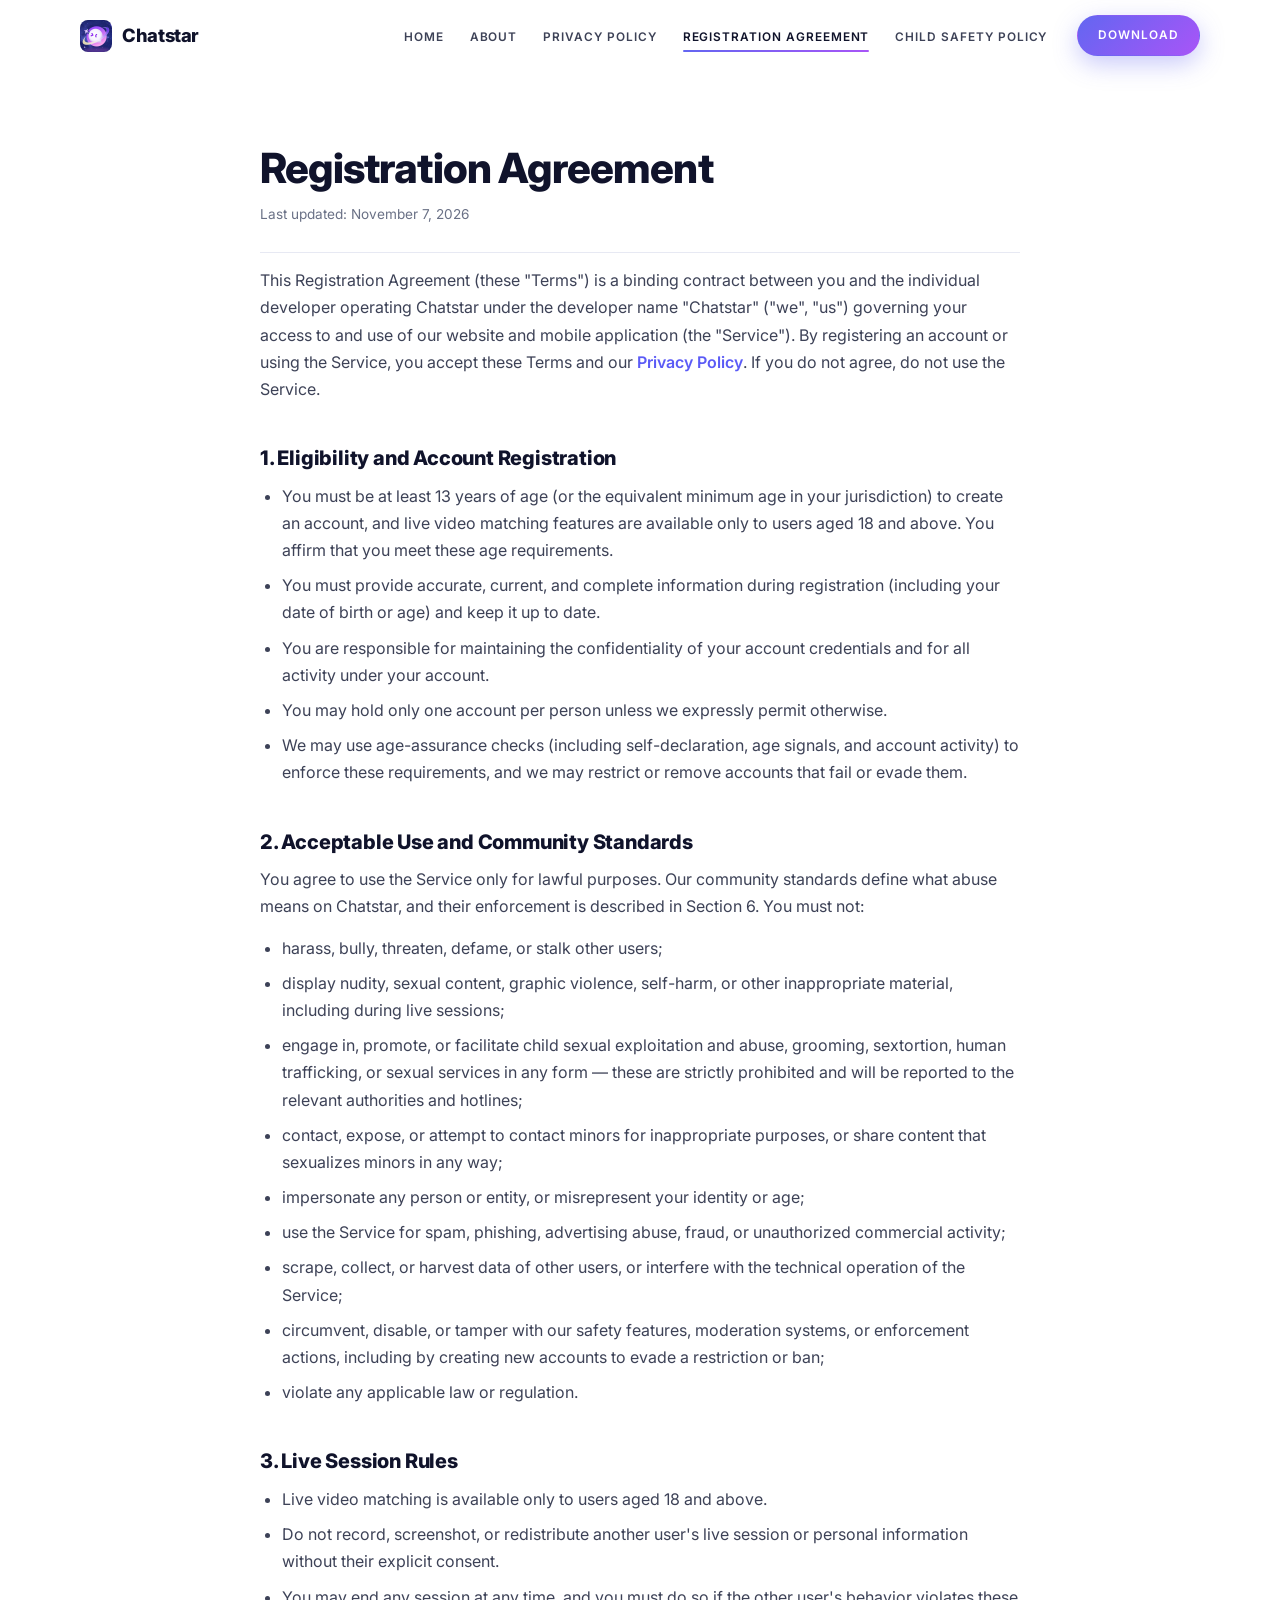
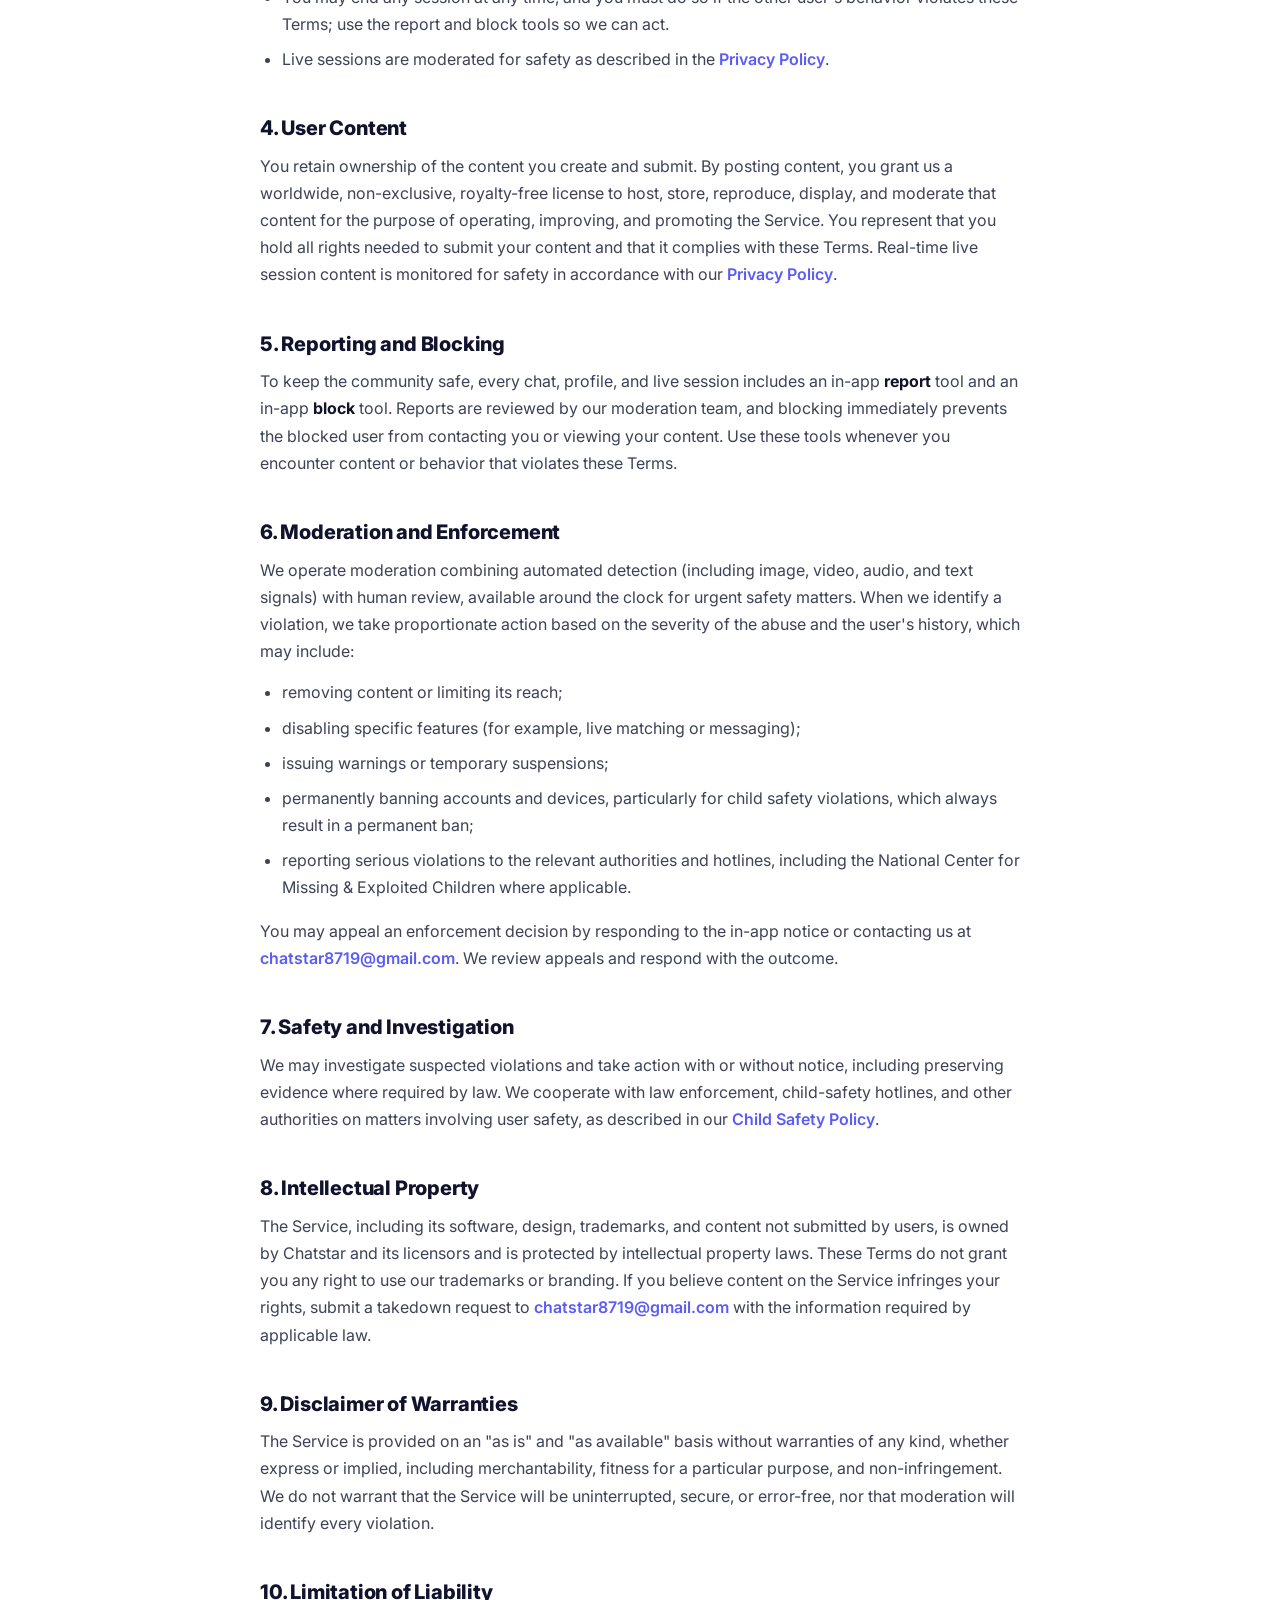
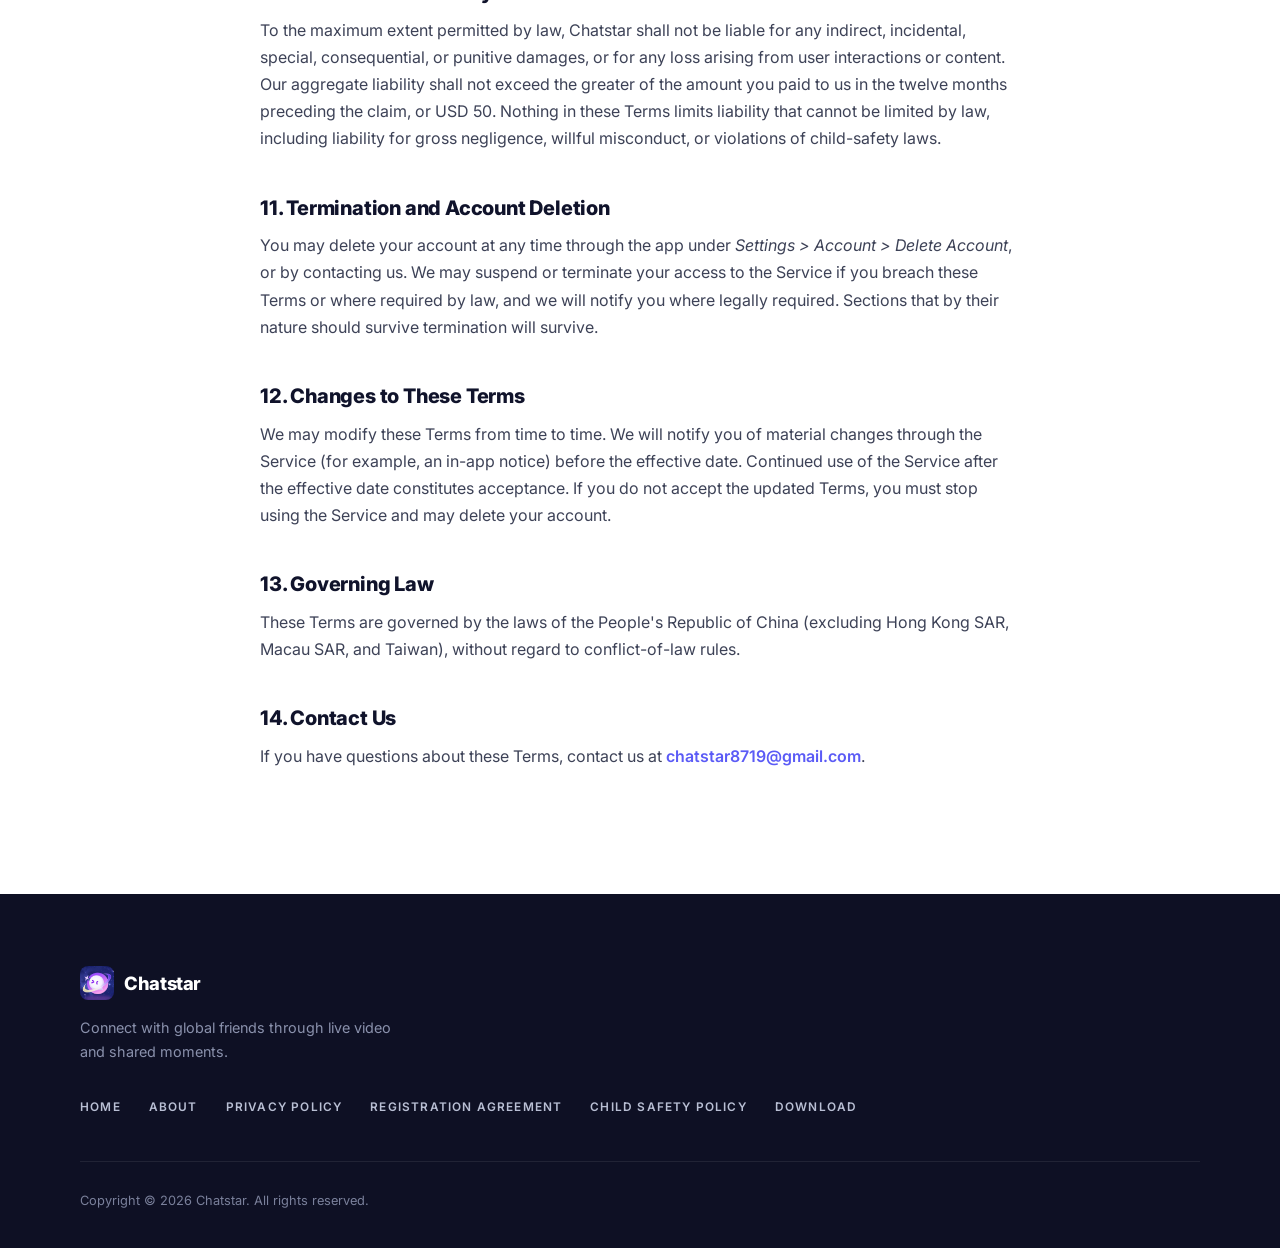
<file: registration.html>
<!DOCTYPE html>
<html lang="en">
<head>
<meta charset="UTF-8">
<meta name="viewport" content="width=device-width, initial-scale=1.0">
<title>Registration Agreement - Chatstar</title>
<meta name="description" content="Chatstar Registration Agreement - the terms that govern your use of the Chatstar service.">
<meta name="theme-color" content="#6366F1">
<link rel="icon" type="image/webp" href="static/picture/logo.webp">
<link rel="preconnect" href="https://fonts.googleapis.com">
<link rel="preconnect" href="https://fonts.gstatic.com" crossorigin>
<link href="https://fonts.googleapis.com/css2?family=Inter:wght@400;500;600;700;800&display=swap" rel="stylesheet">
<link rel="stylesheet" href="css/style.css">
</head>
<body>

<header class="site-header" id="siteHeader">
  <div class="container nav-wrap">
    <a class="brand" href="index.html" aria-label="Chatstar home">
      <img src="static/picture/logo.webp" alt="Chatstar logo" width="512" height="512">
      <span class="brand-name">Chatstar</span>
    </a>
    <nav class="main-nav" id="mainNav" aria-label="Main navigation">
      <ul>
        <li><a href="index.html">Home</a></li>
        <li><a href="index.html#about">About</a></li>
        <li><a href="privacy_policy.html">Privacy Policy</a></li>
        <li><a class="active" href="registration.html">Registration Agreement</a></li>
        <li><a href="child_safety.html">Child Safety Policy</a></li>
      </ul>
      <a class="btn btn-primary nav-cta" href="index.html#download">Download</a>
    </nav>
    <button class="nav-toggle" id="navToggle" aria-label="Open menu" aria-expanded="false">
      <span></span><span></span><span></span>
    </button>
  </div>
</header>

<main class="legal">
  <div class="container legal-inner">
    <h1>Registration Agreement</h1>
    <p class="legal-meta">Last updated: November 7, 2026</p>

    <p>This Registration Agreement (these &quot;Terms&quot;) is a binding contract between you and the individual developer operating Chatstar under the developer name &quot;Chatstar&quot; (&quot;we&quot;, &quot;us&quot;) governing your access to and use of our website and mobile application (the &quot;Service&quot;). By registering an account or using the Service, you accept these Terms and our <a href="privacy_policy.html">Privacy Policy</a>. If you do not agree, do not use the Service.</p>

    <h2>1. Eligibility and Account Registration</h2>
    <ul>
      <li>You must be at least 13 years of age (or the equivalent minimum age in your jurisdiction) to create an account, and live video matching features are available only to users aged 18 and above. You affirm that you meet these age requirements.</li>
      <li>You must provide accurate, current, and complete information during registration (including your date of birth or age) and keep it up to date.</li>
      <li>You are responsible for maintaining the confidentiality of your account credentials and for all activity under your account.</li>
      <li>You may hold only one account per person unless we expressly permit otherwise.</li>
      <li>We may use age-assurance checks (including self-declaration, age signals, and account activity) to enforce these requirements, and we may restrict or remove accounts that fail or evade them.</li>
    </ul>

    <h2>2. Acceptable Use and Community Standards</h2>
    <p>You agree to use the Service only for lawful purposes. Our community standards define what abuse means on Chatstar, and their enforcement is described in Section 6. You must not:</p>
    <ul>
      <li>harass, bully, threaten, defame, or stalk other users;</li>
      <li>display nudity, sexual content, graphic violence, self-harm, or other inappropriate material, including during live sessions;</li>
      <li>engage in, promote, or facilitate child sexual exploitation and abuse, grooming, sextortion, human trafficking, or sexual services in any form &mdash; these are strictly prohibited and will be reported to the relevant authorities and hotlines;</li>
      <li>contact, expose, or attempt to contact minors for inappropriate purposes, or share content that sexualizes minors in any way;</li>
      <li>impersonate any person or entity, or misrepresent your identity or age;</li>
      <li>use the Service for spam, phishing, advertising abuse, fraud, or unauthorized commercial activity;</li>
      <li>scrape, collect, or harvest data of other users, or interfere with the technical operation of the Service;</li>
      <li>circumvent, disable, or tamper with our safety features, moderation systems, or enforcement actions, including by creating new accounts to evade a restriction or ban;</li>
      <li>violate any applicable law or regulation.</li>
    </ul>

    <h2>3. Live Session Rules</h2>
    <ul>
      <li>Live video matching is available only to users aged 18 and above.</li>
      <li>Do not record, screenshot, or redistribute another user's live session or personal information without their explicit consent.</li>
      <li>You may end any session at any time, and you must do so if the other user's behavior violates these Terms; use the report and block tools so we can act.</li>
      <li>Live sessions are moderated for safety as described in the <a href="privacy_policy.html">Privacy Policy</a>.</li>
    </ul>

    <h2>4. User Content</h2>
    <p>You retain ownership of the content you create and submit. By posting content, you grant us a worldwide, non-exclusive, royalty-free license to host, store, reproduce, display, and moderate that content for the purpose of operating, improving, and promoting the Service. You represent that you hold all rights needed to submit your content and that it complies with these Terms. Real-time live session content is monitored for safety in accordance with our <a href="privacy_policy.html">Privacy Policy</a>.</p>

    <h2>5. Reporting and Blocking</h2>
    <p>To keep the community safe, every chat, profile, and live session includes an in-app <strong>report</strong> tool and an in-app <strong>block</strong> tool. Reports are reviewed by our moderation team, and blocking immediately prevents the blocked user from contacting you or viewing your content. Use these tools whenever you encounter content or behavior that violates these Terms.</p>

    <h2>6. Moderation and Enforcement</h2>
    <p>We operate moderation combining automated detection (including image, video, audio, and text signals) with human review, available around the clock for urgent safety matters. When we identify a violation, we take proportionate action based on the severity of the abuse and the user's history, which may include:</p>
    <ul>
      <li>removing content or limiting its reach;</li>
      <li>disabling specific features (for example, live matching or messaging);</li>
      <li>issuing warnings or temporary suspensions;</li>
      <li>permanently banning accounts and devices, particularly for child safety violations, which always result in a permanent ban;</li>
      <li>reporting serious violations to the relevant authorities and hotlines, including the National Center for Missing &amp; Exploited Children where applicable.</li>
    </ul>
    <p>You may appeal an enforcement decision by responding to the in-app notice or contacting us at <a href="mailto:chatstar8719@gmail.com">chatstar8719@gmail.com</a>. We review appeals and respond with the outcome.</p>

    <h2>7. Safety and Investigation</h2>
    <p>We may investigate suspected violations and take action with or without notice, including preserving evidence where required by law. We cooperate with law enforcement, child-safety hotlines, and other authorities on matters involving user safety, as described in our <a href="child_safety.html">Child Safety Policy</a>.</p>

    <h2>8. Intellectual Property</h2>
    <p>The Service, including its software, design, trademarks, and content not submitted by users, is owned by Chatstar and its licensors and is protected by intellectual property laws. These Terms do not grant you any right to use our trademarks or branding. If you believe content on the Service infringes your rights, submit a takedown request to <a href="mailto:chatstar8719@gmail.com">chatstar8719@gmail.com</a> with the information required by applicable law.</p>

    <h2>9. Disclaimer of Warranties</h2>
    <p>The Service is provided on an &quot;as is&quot; and &quot;as available&quot; basis without warranties of any kind, whether express or implied, including merchantability, fitness for a particular purpose, and non-infringement. We do not warrant that the Service will be uninterrupted, secure, or error-free, nor that moderation will identify every violation.</p>

    <h2>10. Limitation of Liability</h2>
    <p>To the maximum extent permitted by law, Chatstar shall not be liable for any indirect, incidental, special, consequential, or punitive damages, or for any loss arising from user interactions or content. Our aggregate liability shall not exceed the greater of the amount you paid to us in the twelve months preceding the claim, or USD 50. Nothing in these Terms limits liability that cannot be limited by law, including liability for gross negligence, willful misconduct, or violations of child-safety laws.</p>

    <h2>11. Termination and Account Deletion</h2>
    <p>You may delete your account at any time through the app under <em>Settings &gt; Account &gt; Delete Account</em>, or by contacting us. We may suspend or terminate your access to the Service if you breach these Terms or where required by law, and we will notify you where legally required. Sections that by their nature should survive termination will survive.</p>

    <h2>12. Changes to These Terms</h2>
    <p>We may modify these Terms from time to time. We will notify you of material changes through the Service (for example, an in-app notice) before the effective date. Continued use of the Service after the effective date constitutes acceptance. If you do not accept the updated Terms, you must stop using the Service and may delete your account.</p>

    <h2>13. Governing Law</h2>
    <p>These Terms are governed by the laws of the People's Republic of China (excluding Hong Kong SAR, Macau SAR, and Taiwan), without regard to conflict-of-law rules.</p>

    <h2>14. Contact Us</h2>
    <p>If you have questions about these Terms, contact us at <a href="mailto:chatstar8719@gmail.com">chatstar8719@gmail.com</a>.</p>
  </div>
</main>

<footer class="site-footer">
  <div class="container">
    <div class="footer-top">
      <div class="footer-brand">
        <a href="index.html" aria-label="Chatstar home">
          <img src="static/picture/logo.webp" alt="Chatstar logo" width="512" height="512">
          <span class="footer-brand-name">Chatstar</span>
        </a>
        <p>Connect with global friends through live video and shared moments.</p>
      </div>
      <nav class="footer-nav" aria-label="Footer navigation">
        <a href="index.html">Home</a>
        <a href="index.html#about">About</a>
        <a href="privacy_policy.html">Privacy Policy</a>
        <a href="registration.html">Registration Agreement</a>
        <a href="child_safety.html">Child Safety Policy</a>
        <a href="index.html#download">Download</a>
      </nav>
    </div>
    <div class="footer-bottom">
      <p>Copyright &copy; <span data-year>2026</span> Chatstar. All rights reserved.</p>
    </div>
  </div>
</footer>

<script src="js/main.js"></script>
</body>
</html>
</file>
<file: css/style.css>
/* ============================================================
   Chatstar - Official Website Stylesheet
   ============================================================ */

:root {
  --ink: #10132B;
  --text: #3D4257;
  --muted: #6A7186;
  --line: #E7E9F3;
  --bg: #FFFFFF;
  --surface: #F6F7FC;
  --primary: #5B5BF6;
  --violet: #A855F7;
  --grad: linear-gradient(135deg, #6366F1, #A855F7);
  --grad-soft: linear-gradient(135deg, #EEF0FF, #FAEAFF);
  --radius-lg: 24px;
  --radius-md: 16px;
  --shadow-sm: 0 1px 2px rgba(16, 19, 43, .05), 0 6px 18px rgba(16, 19, 43, .06);
  --shadow-lg: 0 18px 44px rgba(16, 19, 43, .14);
  --container: 1120px;
  --header-h: 72px;
  --ease: cubic-bezier(.22, .61, .36, 1);
}

* { margin: 0; padding: 0; box-sizing: border-box; }
html { scroll-behavior: smooth; scroll-padding-top: 96px; }

body {
  font-family: 'Inter', -apple-system, BlinkMacSystemFont, 'Segoe UI', 'PingFang SC', 'Microsoft YaHei', sans-serif;
  color: var(--text);
  background: var(--bg);
  line-height: 1.7;
  -webkit-font-smoothing: antialiased;
}

img { display: block; max-width: 100%; }
a { text-decoration: none; color: inherit; }
ul { list-style: none; }
button { font: inherit; }

.container { width: min(100% - 48px, var(--container)); margin-inline: auto; }

h1, h2, h3 { color: var(--ink); font-weight: 800; letter-spacing: -.02em; line-height: 1.18; }

.grad-text {
  background: var(--grad);
  -webkit-background-clip: text;
  background-clip: text;
  -webkit-text-fill-color: transparent;
}

::selection { background: rgba(99, 102, 241, .2); }
:focus-visible { outline: 3px solid rgba(99, 102, 241, .45); outline-offset: 2px; }

/* ---------- Header ---------- */
.site-header {
  position: fixed;
  top: 0; left: 0; right: 0;
  z-index: 100;
  height: var(--header-h);
  display: flex;
  align-items: center;
  border-bottom: 1px solid transparent;
  transition: background .3s var(--ease), border-color .3s var(--ease), box-shadow .3s var(--ease);
}
.site-header.scrolled {
  background: rgba(255, 255, 255, .85);
  -webkit-backdrop-filter: blur(14px);
  backdrop-filter: blur(14px);
  border-bottom-color: var(--line);
  box-shadow: 0 4px 20px rgba(16, 19, 43, .04);
}
.nav-wrap { display: flex; align-items: center; justify-content: space-between; gap: 24px; }
.brand { display: flex; align-items: center; gap: 10px; }
.brand img { height: 32px; width: auto; border-radius: 8px; }
.brand-name { font-size: 1.15rem; font-weight: 800; color: var(--ink); letter-spacing: -.02em; line-height: 1; }

.main-nav { display: flex; align-items: center; gap: 30px; }
.main-nav ul { display: flex; align-items: center; gap: 26px; }
.main-nav ul a {
  font-size: .74rem;
  font-weight: 600;
  letter-spacing: .08em;
  text-transform: uppercase;
  color: var(--text);
  position: relative;
  padding: 6px 0;
  transition: color .2s;
}
.main-nav ul a:hover { color: var(--primary); }
.main-nav ul a.active { color: var(--ink); }
.main-nav ul a.active::after {
  content: "";
  position: absolute;
  left: 0; right: 0; bottom: -2px;
  height: 2px;
  border-radius: 2px;
  background: var(--grad);
}

.nav-toggle {
  display: none;
  position: relative;
  width: 42px;
  height: 42px;
  border: 1px solid var(--line);
  border-radius: 12px;
  background: rgba(255, 255, 255, .8);
  cursor: pointer;
}
.nav-toggle span {
  position: absolute;
  left: 12px; right: 12px;
  height: 2px;
  border-radius: 2px;
  background: var(--ink);
  transition: transform .3s var(--ease), top .3s var(--ease), opacity .3s;
}
.nav-toggle span:nth-child(1) { top: 14px; }
.nav-toggle span:nth-child(2) { top: 20px; }
.nav-toggle span:nth-child(3) { top: 26px; }
.nav-toggle.open span:nth-child(1) { top: 20px; transform: rotate(45deg); }
.nav-toggle.open span:nth-child(2) { opacity: 0; }
.nav-toggle.open span:nth-child(3) { top: 20px; transform: rotate(-45deg); }

/* ---------- Buttons ---------- */
.btn {
  display: inline-flex;
  align-items: center;
  justify-content: center;
  gap: 10px;
  padding: 13px 28px;
  border-radius: 999px;
  border: 1px solid transparent;
  font-size: .95rem;
  font-weight: 600;
  cursor: pointer;
  transition: transform .25s var(--ease), box-shadow .25s var(--ease), background .25s, color .25s, border-color .25s;
}
.btn-primary { background: var(--grad); color: #fff; box-shadow: 0 8px 24px rgba(99, 102, 241, .35); }
.btn-primary:hover { color: #fff; transform: translateY(-2px); box-shadow: 0 14px 32px rgba(99, 102, 241, .45); }
.btn-outline { background: #fff; border-color: var(--line); color: var(--ink); }
.btn-outline:hover { border-color: #C6CBFF; color: var(--primary); transform: translateY(-2px); box-shadow: var(--shadow-sm); }
.nav-cta { padding: 9px 20px; font-size: .74rem; letter-spacing: .08em; text-transform: uppercase; }

/* ---------- Hero ---------- */
.hero {
  padding: calc(var(--header-h) + 96px) 0 108px;
  background:
    radial-gradient(640px 420px at 10% -10%, rgba(99, 102, 241, .12), transparent 60%),
    radial-gradient(720px 480px at 100% 4%, rgba(168, 85, 247, .12), transparent 60%),
    linear-gradient(180deg, #F8F9FF, #FFFFFF);
  overflow: hidden;
}
.hero-grid { display: grid; grid-template-columns: 1.05fr .95fr; gap: 64px; align-items: center; }

.hero-badge {
  display: inline-flex;
  align-items: center;
  gap: 8px;
  padding: 7px 16px;
  border-radius: 999px;
  background: #fff;
  border: 1px solid var(--line);
  box-shadow: var(--shadow-sm);
  font-size: .8rem;
  font-weight: 600;
  color: var(--text);
  margin-bottom: 26px;
}
.hero-badge svg { color: var(--violet); flex: none; }

.hero h1 { font-size: clamp(2.5rem, 5.4vw, 3.9rem); margin-bottom: 22px; }
.hero-sub { font-size: 1.12rem; color: var(--muted); max-width: 460px; margin-bottom: 34px; }
.hero-actions { display: flex; flex-wrap: wrap; gap: 14px; margin-bottom: 44px; }
.hero-stats { display: flex; flex-wrap: wrap; gap: 20px 40px; }
.stat b { display: block; font-size: 1.35rem; font-weight: 800; color: var(--ink); letter-spacing: -.01em; line-height: 1.3; }
.stat span { font-size: .78rem; color: var(--muted); }

.hero-media { animation: float 7s ease-in-out infinite; }
.hero-media img { width: 100%; border-radius: var(--radius-lg); box-shadow: var(--shadow-lg); }
@keyframes float {
  0%, 100% { transform: translateY(0); }
  50% { transform: translateY(-12px); }
}

/* ---------- Sections ---------- */
.section { padding: 104px 0; }
.section-head { max-width: 620px; margin: 0 auto 56px; text-align: center; }
.section-head h2 { font-size: clamp(1.8rem, 3.5vw, 2.5rem); margin-bottom: 14px; }
.section-head p { color: var(--muted); }

.eyebrow {
  display: inline-block;
  font-size: .76rem;
  font-weight: 700;
  letter-spacing: .16em;
  text-transform: uppercase;
  margin-bottom: 12px;
  background: var(--grad);
  -webkit-background-clip: text;
  background-clip: text;
  -webkit-text-fill-color: transparent;
}

/* ---------- Features ---------- */
.features { background: var(--surface); }
.feature-grid { display: grid; grid-template-columns: repeat(4, 1fr); gap: 24px; }
.feature-card {
  background: #fff;
  border: 1px solid var(--line);
  border-radius: var(--radius-lg);
  overflow: hidden;
  box-shadow: var(--shadow-sm);
  transition: transform .35s var(--ease), box-shadow .35s var(--ease);
}
.feature-card:hover { transform: translateY(-6px); box-shadow: var(--shadow-lg); }
.feature-media { aspect-ratio: 4 / 3; overflow: hidden; }
.feature-media img { width: 100%; height: 100%; object-fit: cover; transition: transform .6s var(--ease); }
.feature-card:hover .feature-media img { transform: scale(1.05); }
.feature-body { padding: 22px 22px 26px; }
.feature-tag {
  font-size: .7rem;
  font-weight: 700;
  letter-spacing: .18em;
  text-transform: uppercase;
  color: var(--primary);
}
.feature-body h3 { font-size: 1.15rem; margin: 8px 0; }
.feature-body p { font-size: .92rem; color: var(--muted); }

/* ---------- About ---------- */
.about-grid { display: grid; grid-template-columns: 1fr 1fr; gap: 72px; align-items: center; }
.about-media { position: relative; }
.about-media::before {
  content: "";
  position: absolute;
  top: 28px; right: -24px; bottom: -28px; left: 24px;
  border-radius: var(--radius-lg);
  background: var(--grad-soft);
}
.about-media img { position: relative; border-radius: var(--radius-lg); box-shadow: var(--shadow-lg); }
.about-copy h2 { font-size: clamp(1.8rem, 3.5vw, 2.5rem); margin-bottom: 16px; }
.about-copy > p { color: var(--muted); margin-bottom: 26px; }
.about-list { display: grid; gap: 18px; margin-bottom: 34px; }
.about-list li { display: flex; gap: 14px; align-items: flex-start; }
.check {
  flex: none;
  width: 26px; height: 26px;
  border-radius: 9px;
  background: var(--grad);
  display: grid;
  place-items: center;
  margin-top: 3px;
}
.check svg { width: 12px; height: 12px; }
.about-list b { display: block; color: var(--ink); font-size: .98rem; }
.about-list p { font-size: .88rem; color: var(--muted); }

/* ---------- Download ---------- */
.download { padding: 0 0 104px; }
.download-inner {
  position: relative;
  background: var(--grad);
  border-radius: 28px;
  padding: 64px 60px;
  display: flex;
  align-items: center;
  justify-content: space-between;
  gap: 40px;
  color: #fff;
  overflow: hidden;
  box-shadow: 0 24px 64px rgba(99, 102, 241, .35);
}
.download-inner::before,
.download-inner::after {
  content: "";
  position: absolute;
  border-radius: 50%;
  background: rgba(255, 255, 255, .12);
}
.download-inner::before { width: 340px; height: 340px; top: -180px; right: -90px; }
.download-inner::after { width: 260px; height: 260px; bottom: -140px; left: -70px; }
.download-copy { position: relative; z-index: 1; }
.download-copy h2 { color: #fff; font-size: clamp(1.7rem, 3vw, 2.3rem); margin-bottom: 10px; }
.download-copy p { color: rgba(255, 255, 255, .85); }
.download-actions { position: relative; z-index: 1; display: flex; flex-wrap: wrap; gap: 14px; }
.btn-store { background: #fff; color: var(--ink); box-shadow: 0 10px 28px rgba(16, 19, 43, .2); }
.btn-store:hover { transform: translateY(-2px); box-shadow: 0 14px 36px rgba(16, 19, 43, .28); color: var(--ink); }
.btn-store-ghost { border-color: rgba(255, 255, 255, .55); color: #fff; }
.btn-store-ghost:hover { background: rgba(255, 255, 255, .14); color: #fff; transform: translateY(-2px); }
.store-label { text-align: left; line-height: 1.25; font-size: .98rem; font-weight: 700; }
.store-label small { display: block; font-size: .6rem; font-weight: 600; letter-spacing: .05em; opacity: .65; }

/* ---------- Footer ---------- */
.site-footer { background: #0E1024; color: #9CA3BD; padding: 72px 0 36px; }
.footer-top {
  display: flex;
  align-items: flex-start;
  justify-content: space-between;
  gap: 32px 48px;
  flex-wrap: wrap;
  padding-bottom: 44px;
  border-bottom: 1px solid rgba(255, 255, 255, .08);
}
.footer-brand a { display: flex; align-items: center; gap: 10px; }
.footer-brand img { height: 34px; width: auto; border-radius: 8px; }
.footer-brand-name { font-size: 1.15rem; font-weight: 800; color: #fff; letter-spacing: -.02em; line-height: 1; }
.footer-brand p { margin-top: 16px; max-width: 320px; font-size: .9rem; color: #8A91AC; }
.footer-nav { display: flex; flex-wrap: wrap; gap: 12px 28px; }
.footer-nav a {
  font-size: .74rem;
  font-weight: 600;
  letter-spacing: .1em;
  text-transform: uppercase;
  color: #B9BFD4;
  transition: color .2s;
}
.footer-nav a:hover { color: #fff; }
.footer-bottom { padding-top: 28px; font-size: .8rem; color: #7A809B; }

/* ---------- Legal pages ---------- */
.legal { padding: calc(var(--header-h) + 72px) 0 110px; }
.legal-inner { max-width: 760px; }
.legal h1 { font-size: clamp(1.9rem, 4vw, 2.6rem); margin-bottom: 10px; }
.legal-meta {
  color: var(--muted);
  font-size: .85rem;
  padding-bottom: 26px;
  margin-bottom: 36px;
  border-bottom: 1px solid var(--line);
}
.legal h2 { font-size: 1.25rem; margin: 44px 0 12px; letter-spacing: -.01em; }
.legal p { margin-bottom: 14px; }
.legal ul { list-style: disc; padding-left: 22px; margin-bottom: 16px; }
.legal li { margin-bottom: 8px; }
.legal strong { color: var(--ink); }
.legal a { color: var(--primary); font-weight: 600; }
.legal a:hover { text-decoration: underline; }

/* ---------- Reveal animation ---------- */
.reveal { opacity: 0; transform: translateY(26px); transition: opacity .7s var(--ease), transform .7s var(--ease); }
.reveal.visible { opacity: 1; transform: none; }
.feature-grid .reveal:nth-child(2) { transition-delay: .08s; }
.feature-grid .reveal:nth-child(3) { transition-delay: .16s; }
.feature-grid .reveal:nth-child(4) { transition-delay: .24s; }

@media (prefers-reduced-motion: reduce) {
  html { scroll-behavior: auto; }
  .reveal { opacity: 1; transform: none; transition: none; }
  .hero-media { animation: none; }
  .btn, .feature-card { transition: none; }
}

/* ---------- Responsive ---------- */
@media (max-width: 1020px) {
  .nav-toggle { display: block; }
  .main-nav {
    position: fixed;
    top: var(--header-h);
    left: 0; right: 0;
    flex-direction: column;
    align-items: stretch;
    gap: 6px;
    background: #fff;
    padding: 14px 24px 24px;
    border-bottom: 1px solid var(--line);
    box-shadow: var(--shadow-lg);
    opacity: 0;
    visibility: hidden;
    transform: translateY(-12px);
    transition: opacity .3s var(--ease), transform .3s var(--ease), visibility .3s;
  }
  .main-nav.open { opacity: 1; visibility: visible; transform: none; }
  .main-nav ul { flex-direction: column; align-items: stretch; gap: 0; }
  .main-nav ul a { display: block; padding: 13px 8px; font-size: .85rem; }
  .main-nav ul a.active::after { display: none; }
  .main-nav ul a.active { color: var(--primary); }
  .nav-cta { margin-top: 10px; }
}

@media (max-width: 980px) {
  .hero-grid { grid-template-columns: 1fr; gap: 48px; }
  .hero-copy { text-align: center; }
  .hero-sub { margin-inline: auto; }
  .hero-actions { justify-content: center; }
  .hero-stats { justify-content: center; }
  .about-grid { grid-template-columns: 1fr; gap: 48px; }
  .feature-grid { grid-template-columns: repeat(2, 1fr); }
  .download-inner { flex-direction: column; text-align: center; padding: 52px 32px; }
  .download-actions { justify-content: center; }
}

@media (max-width: 560px) {
  .section { padding: 72px 0; }
  .hero { padding-top: calc(var(--header-h) + 56px); padding-bottom: 72px; }
  .download { padding-bottom: 72px; }
  .feature-grid { grid-template-columns: 1fr; }
  .hero-stats { gap: 18px 28px; }
  .footer-top { flex-direction: column; }
}
</file>
<file: delete_account/index.css>
body {
    margin: 0;
}

#nav_bar {
    width: 100vw;
    position: fixed;
    height: 50px;
    font-size: 18;
    color: #222222;
    font-weight: 700;
    text-align: center;
    display: flex;
    align-items: center;
    justify-content: center;
}

#nav_bar div {
    display: inline-block;
}

#warning {
    background-color: #6E36FF;
    align-items: center;
    display: flex;
    padding: 12px;
}

#warning img {
    width: 16px;
    height: 16px;
}

#warning div {
    color: #F0A1FF;
    font-size: 12px;
    font-family: Poppins;
    font-weight: 400;
    padding-left: 6px;
    word-wrap: break-word
}

#content-container {
    position: relative;
    top: 12px;
    padding: 60px 0px 12px 0px;
}

#logo {
    text-align: center;
}

#logo img {
    margin-top: 20px;
    margin-bottom: 10px;
    border-radius: 20px;
    width: 94px;
    height: 94px;
}

#app_name {
    color: #000;
    font-size: 28px;
    font-weight: 600;
    text-align: center;
    margin-bottom: 24px;
}

#account_tip,
#password_tip {
    color: rgba(34, 34, 34, 0.40);
    font-size: 14px;
    font-family: Roboto;
    font-weight: 400;
    word-wrap: break-word;
    padding: 0px 12px 0px 12px;
}

#account_input {
    position: relative;
    padding: 0px 12px 0px 12px;
}

#account_input img {
    width: 22px;
    height: 22px;
    position: absolute;
    right: 20px;
    top: 18px;
    display: none;
}

#password_input {
    position: relative;
    padding: 0px 12px 0px 12px;
}

#password_input img {
    width: 24px;
    height: 24px;
    position: absolute;
    right: 20px;
    top: 18px;
}

::placeholder {
    /* Chrome, Firefox, Opera, Safari 10.1+ */
    color: rgba(34, 34, 34, 0.40);
    opacity: 1;
    /* Firefox */
}

input {
    margin-top: 8px;
    margin-bottom: 8px;
    font-size: 16px;
    color: #000;
    width: 100%;
    background-color: #EDEFF3;
    border-radius: 12px;
    border: none;
    padding: 14px 16px 14px 16px;
}

#desc {
    color: #F0A1FF;
    font-size: 12px;
    font-family: Poppins;
    font-weight: 400;
    word-wrap: break-word;
    padding: 0px 12px 0px 12px;
}

#submit-box {
    width: 100%;
    margin-top: 32px;
    text-align: center;
}

#submit-box button {
    background: #874FF7;

    border-radius: 12px;
    padding: 12px 84px 12px 84px;
    border: none;
    color: white;
    height: 54px;
    font-size: 16px;
    font-weight: 600;
}

#customer-service {
    position: fixed;
    width: 54px;
    height: 64px;
    right: 0px;
    bottom: 90px;
}

#bottom-box {
    position: relative;
    top: 12px;
}

.AIHelpSupportBox {
    position: fixed;
    top: 0;
    width: 100%;
    height: 100%;
}

.close {
    position: absolute;
    left: 10px;
    top: 10px;
    width: 30px;
    height: 30px;
    color: #fff;
    background: #A1A1A1;
    border-radius: 25px;
    cursor: pointer;
}

.close:before {
    position: absolute;
    content: "";
    width: 20px;
    height: 2px;
    background: #fff;
    transform: rotate(45deg);
    top: 14px;
    left: 6px;
}

.close:after {
    content: "";
    position: absolute;
    width: 20px;
    height: 2px;
    background: #fff;
    transform: rotate(-45deg);
    top: 14px;
    left: 6px;
}
</file>
